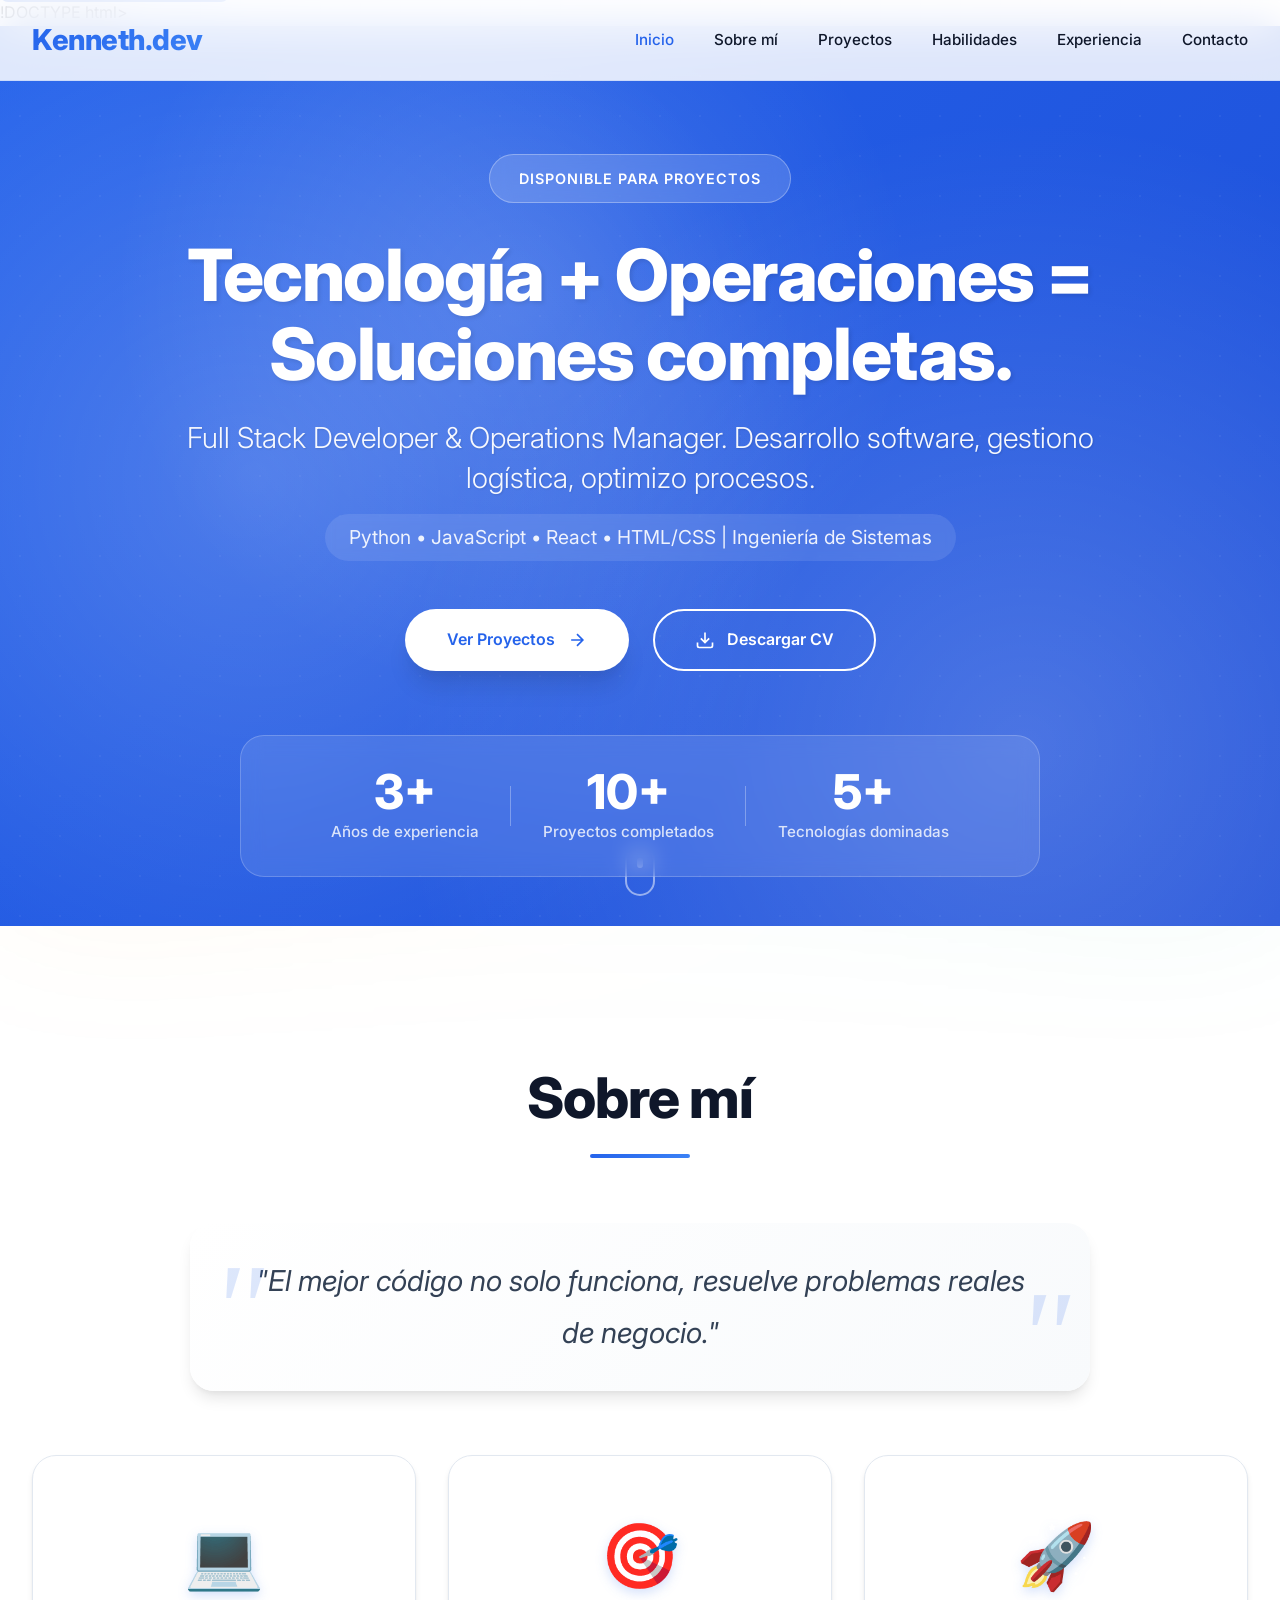
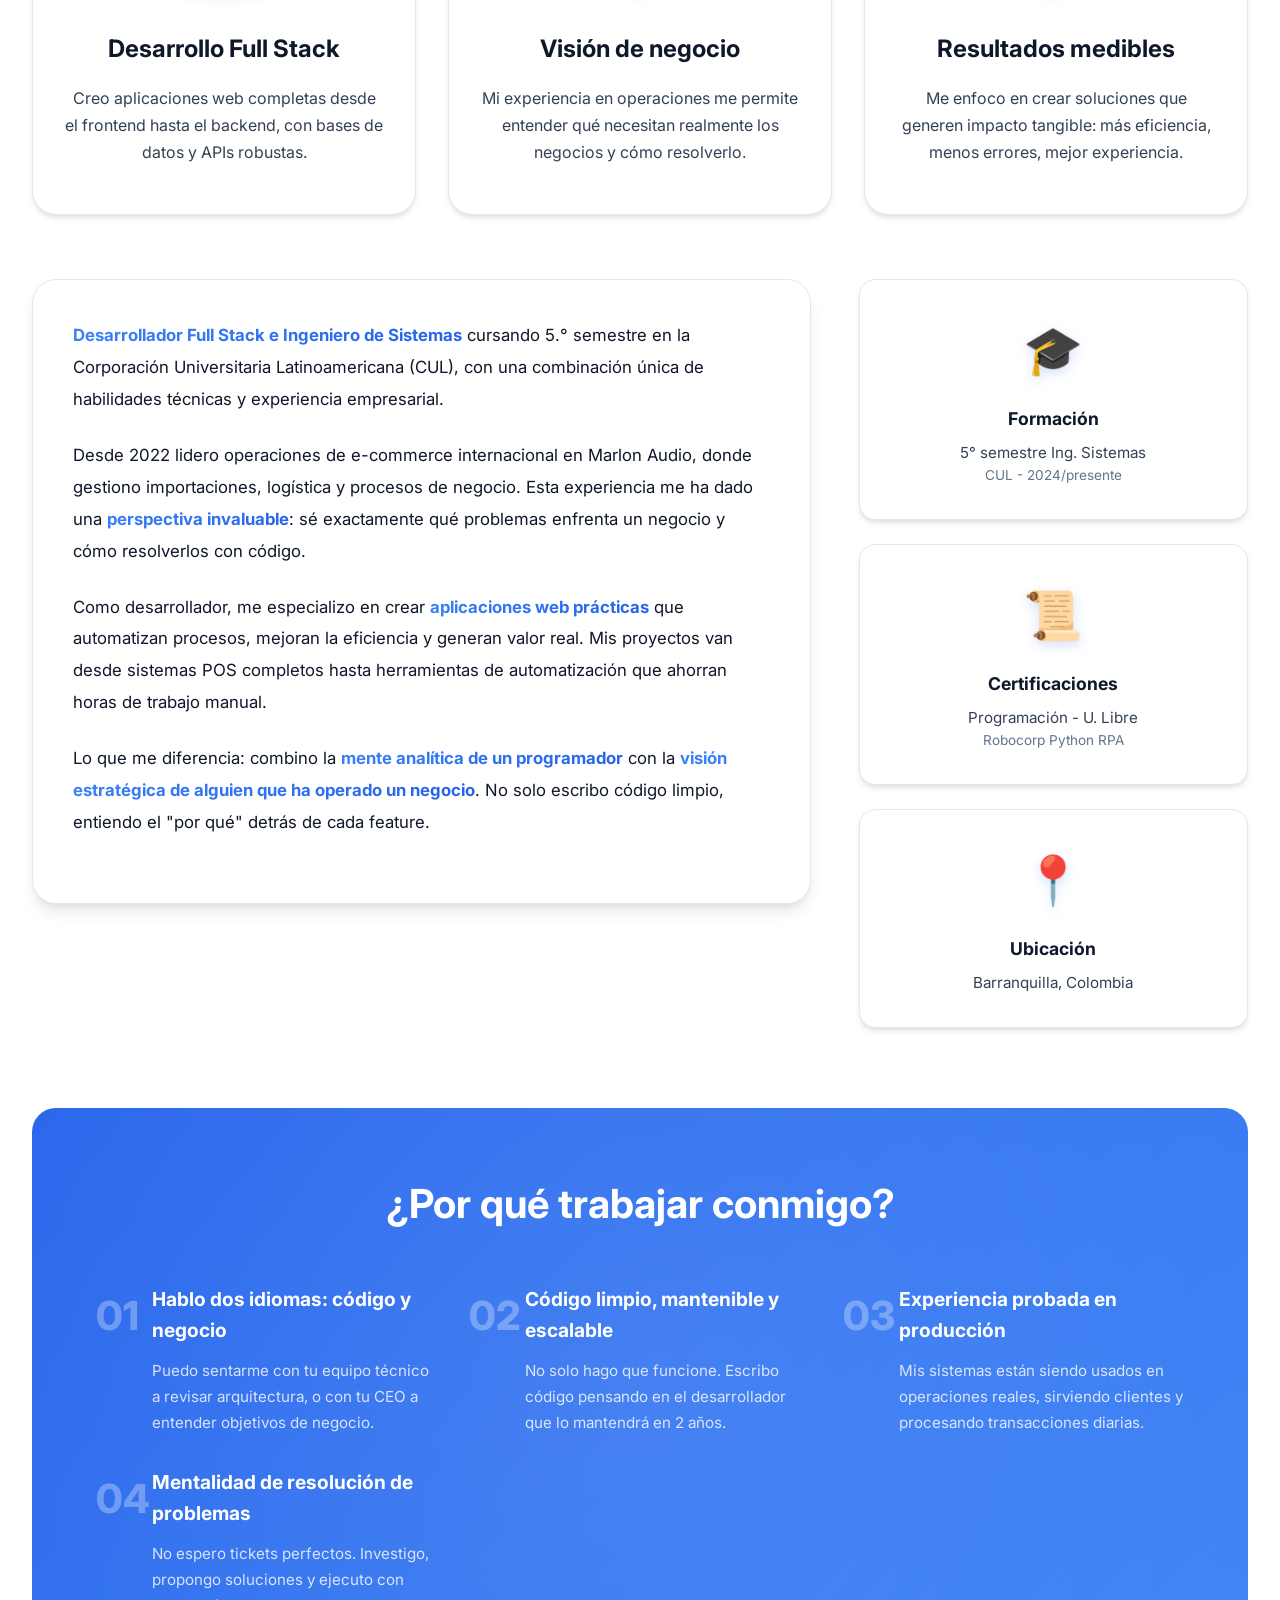
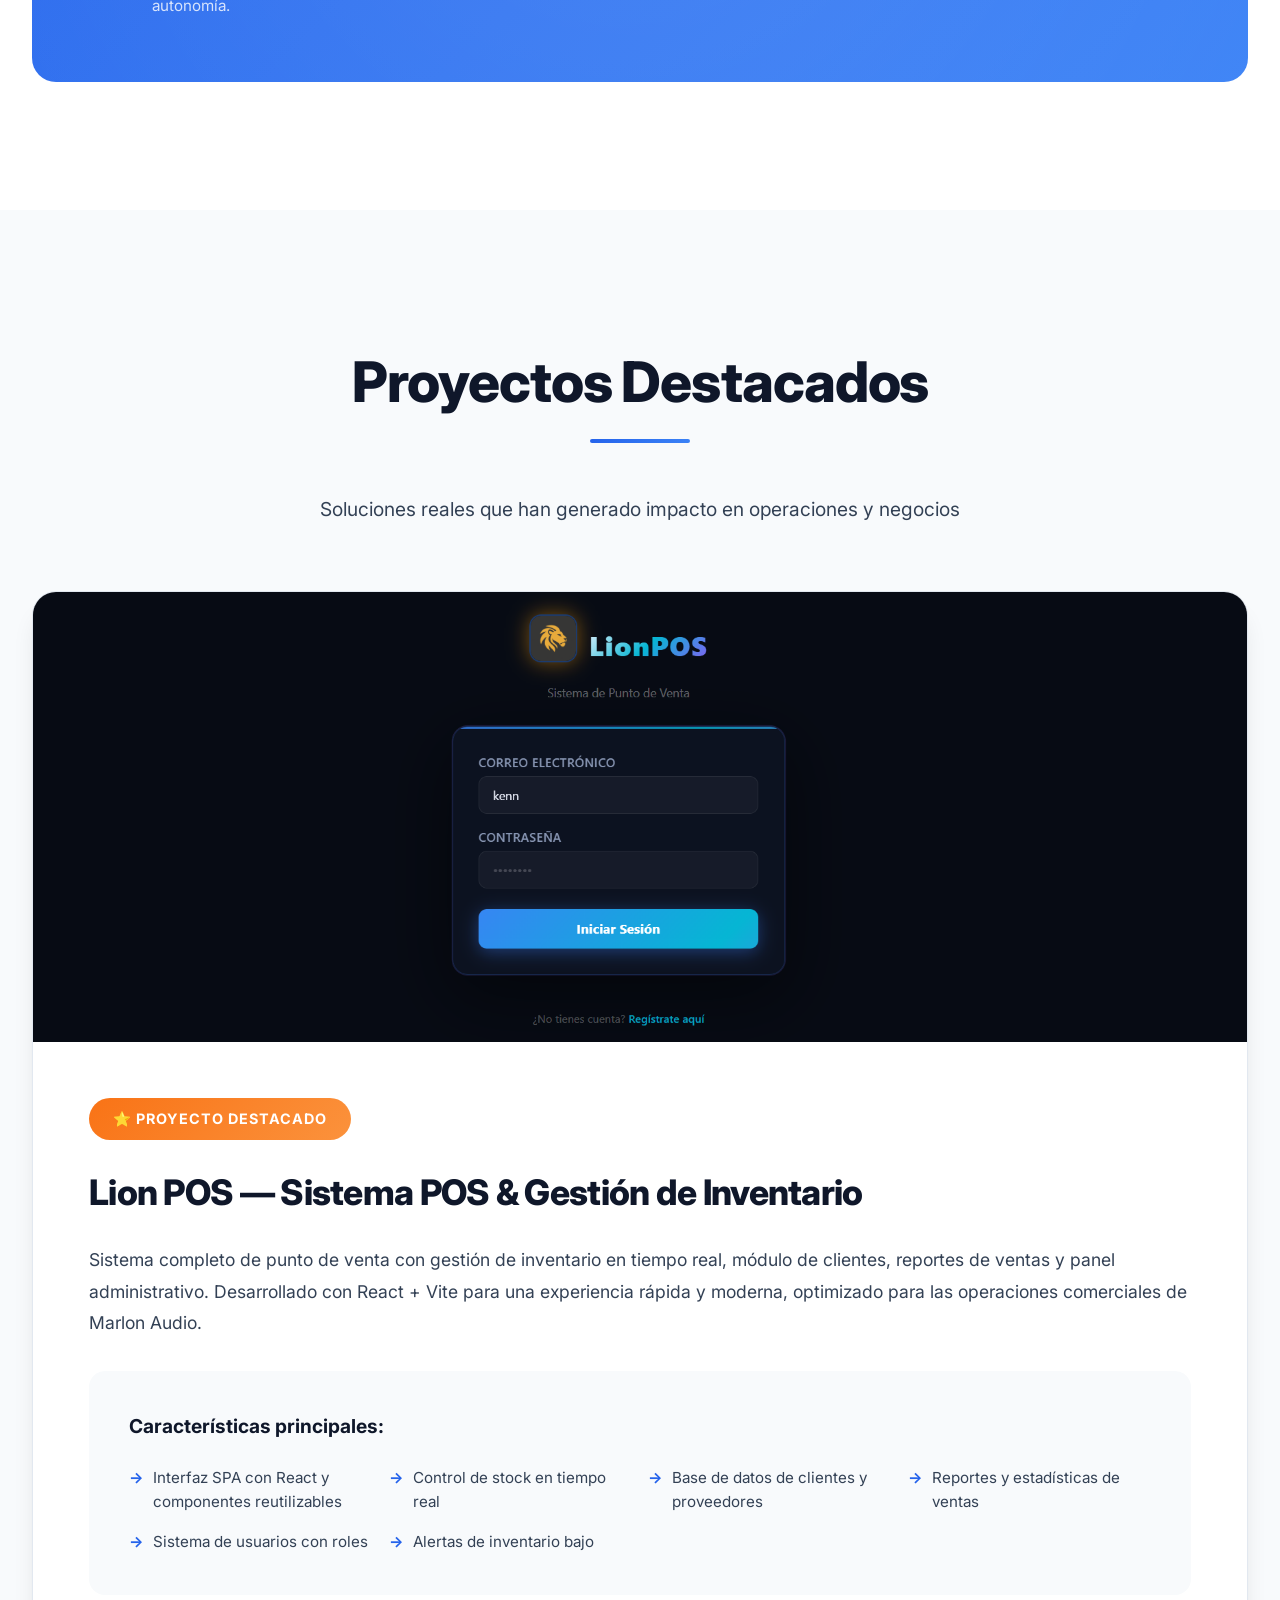
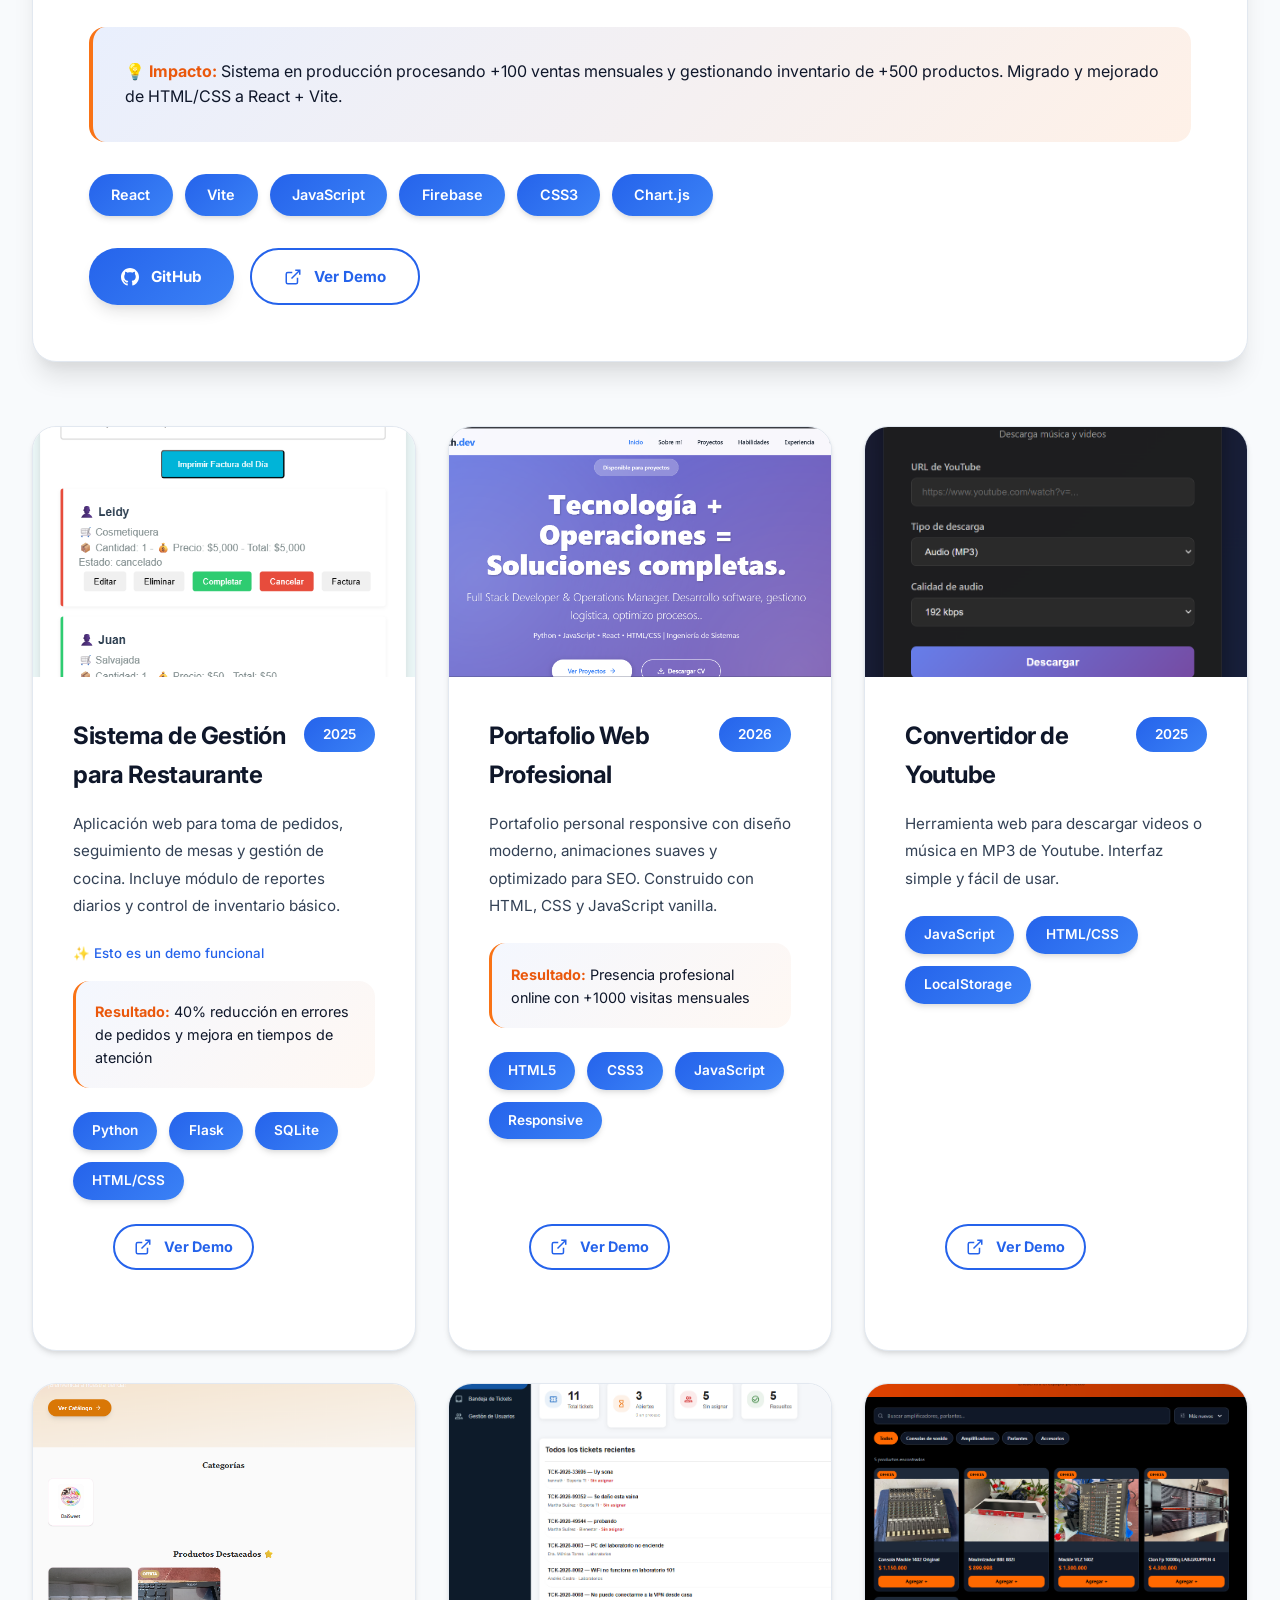
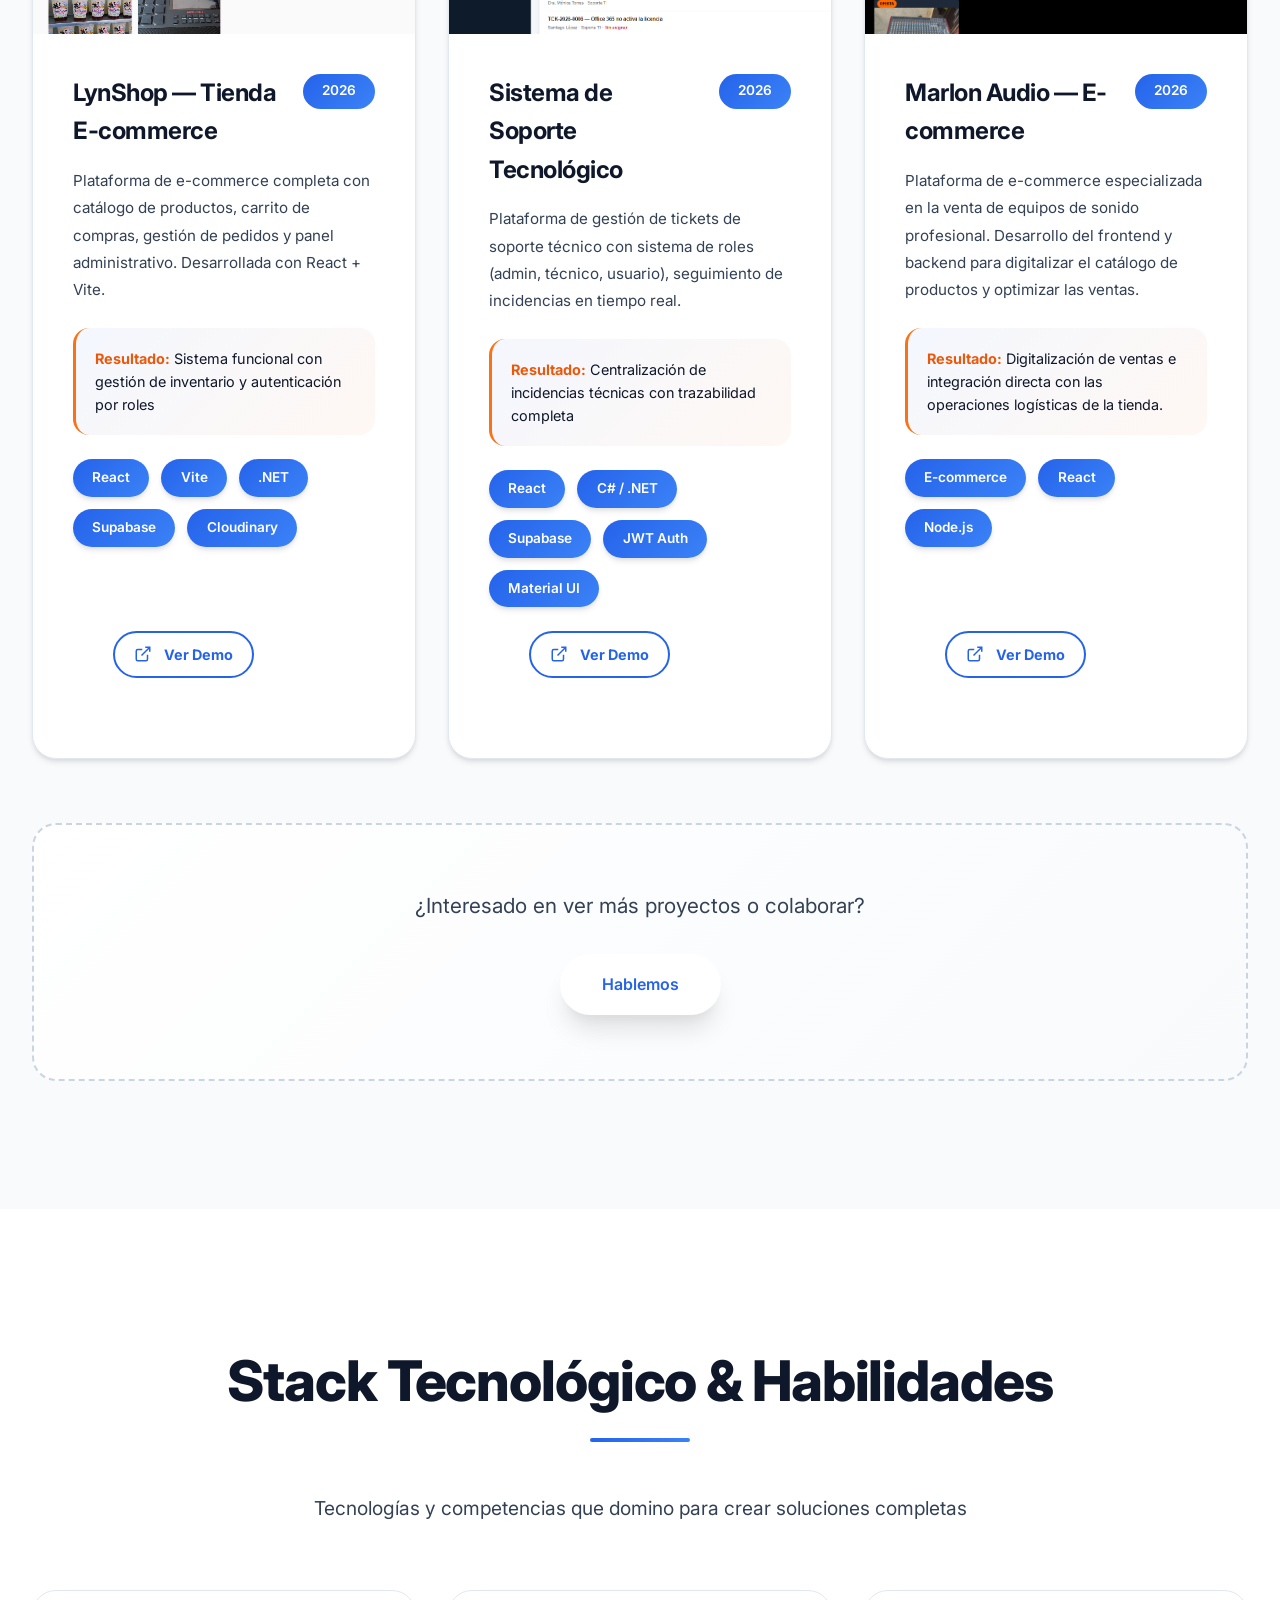
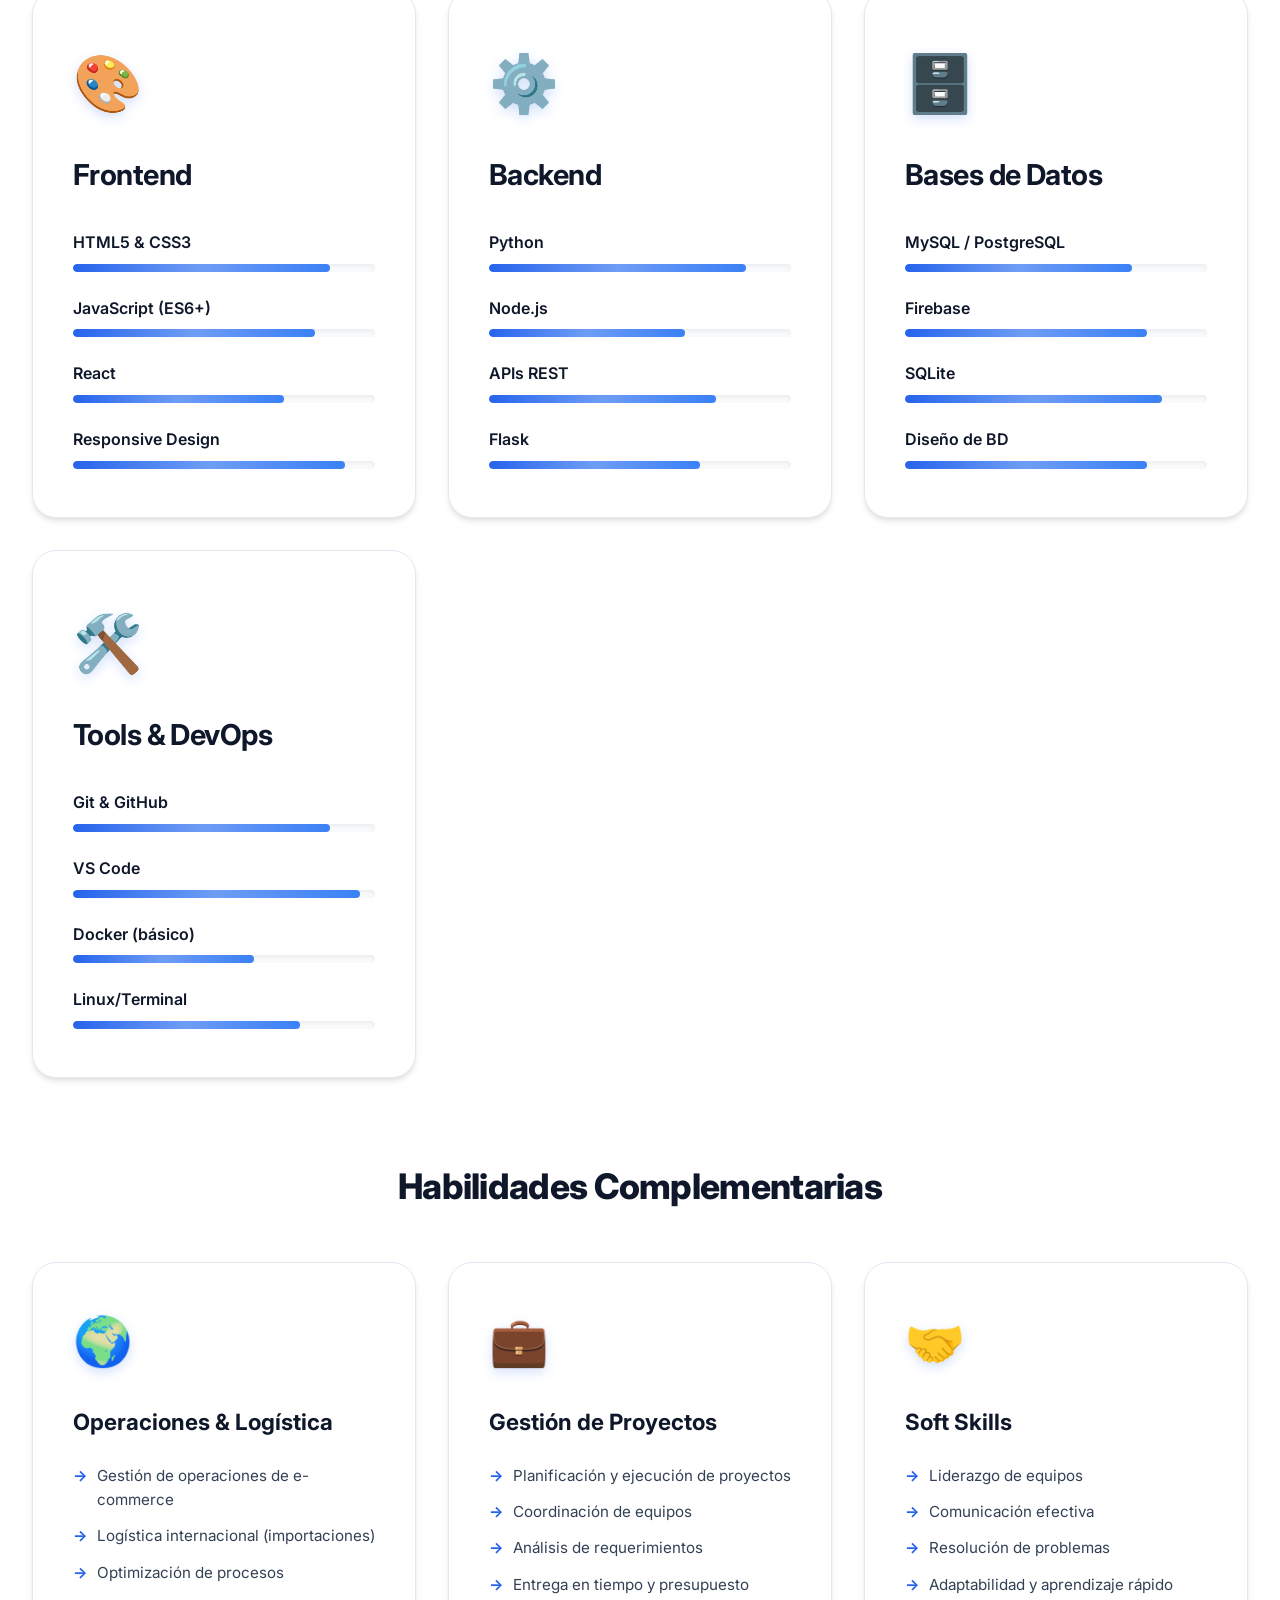
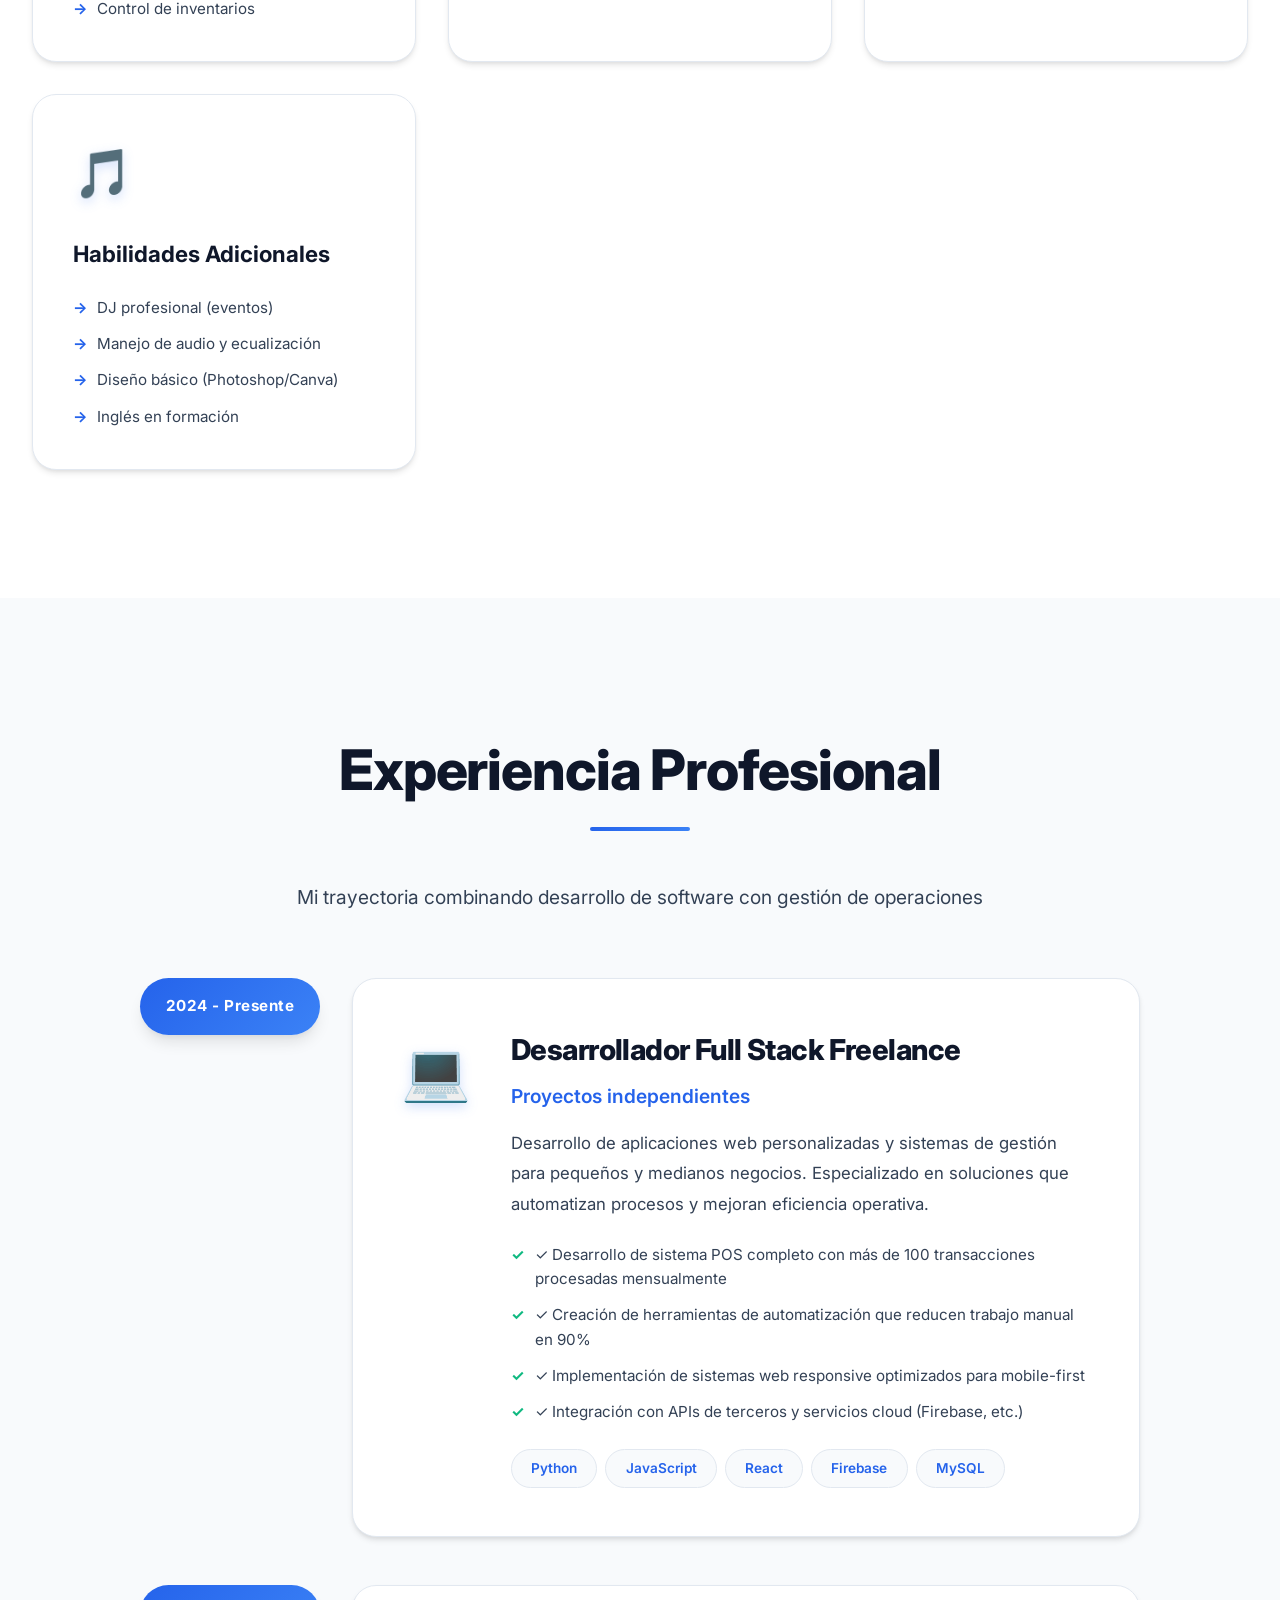
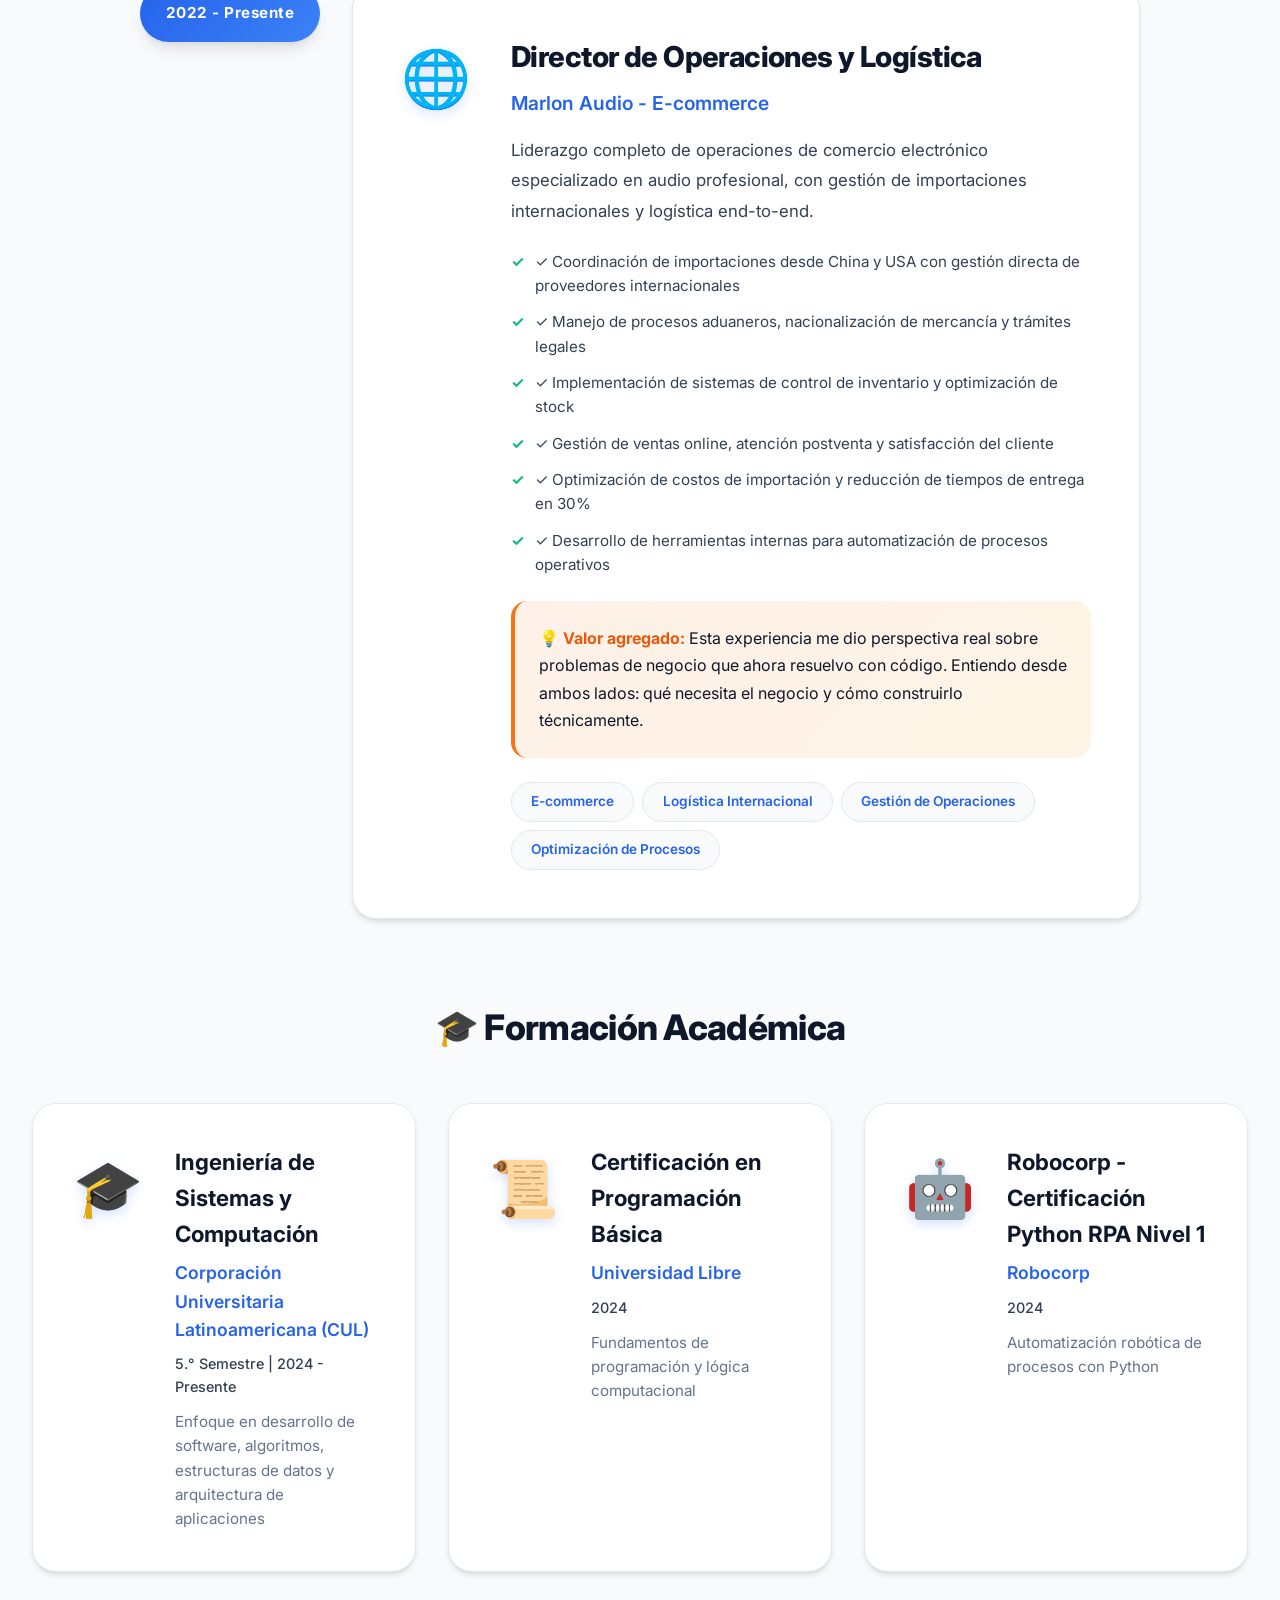
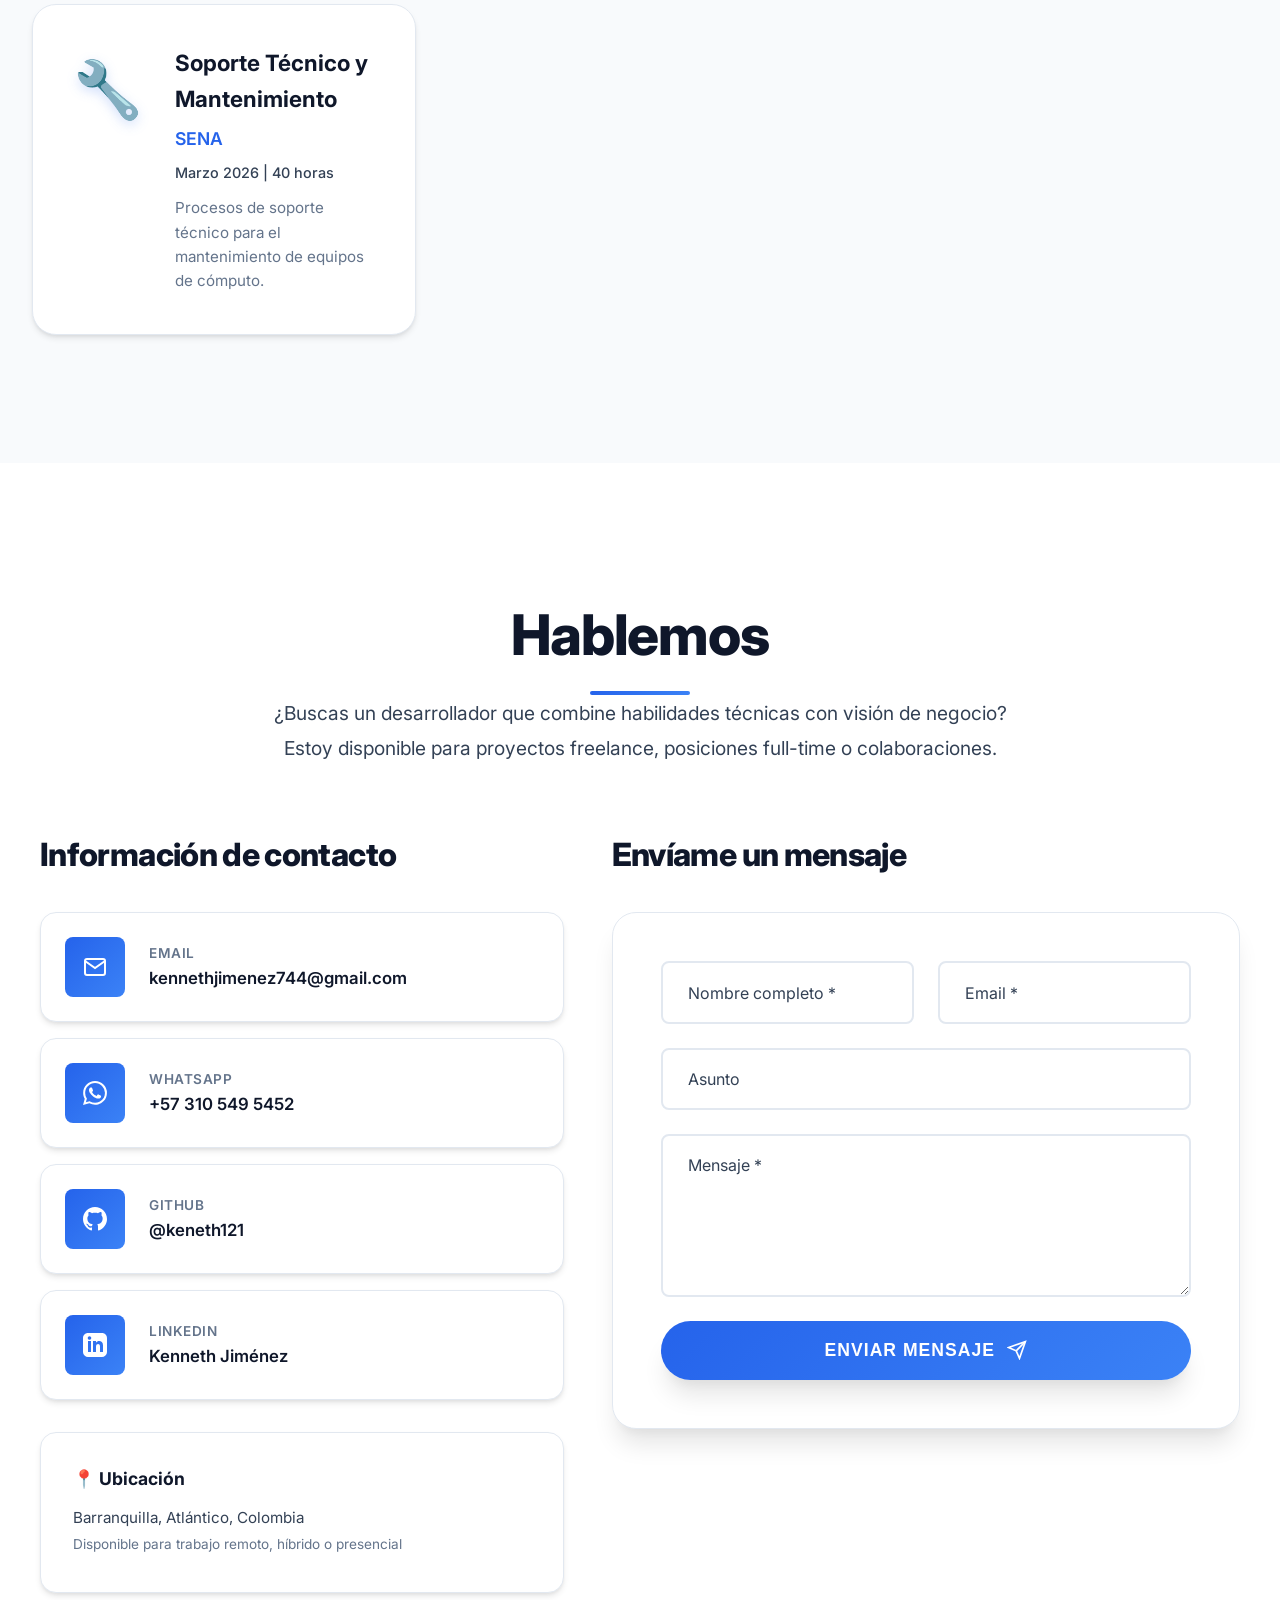
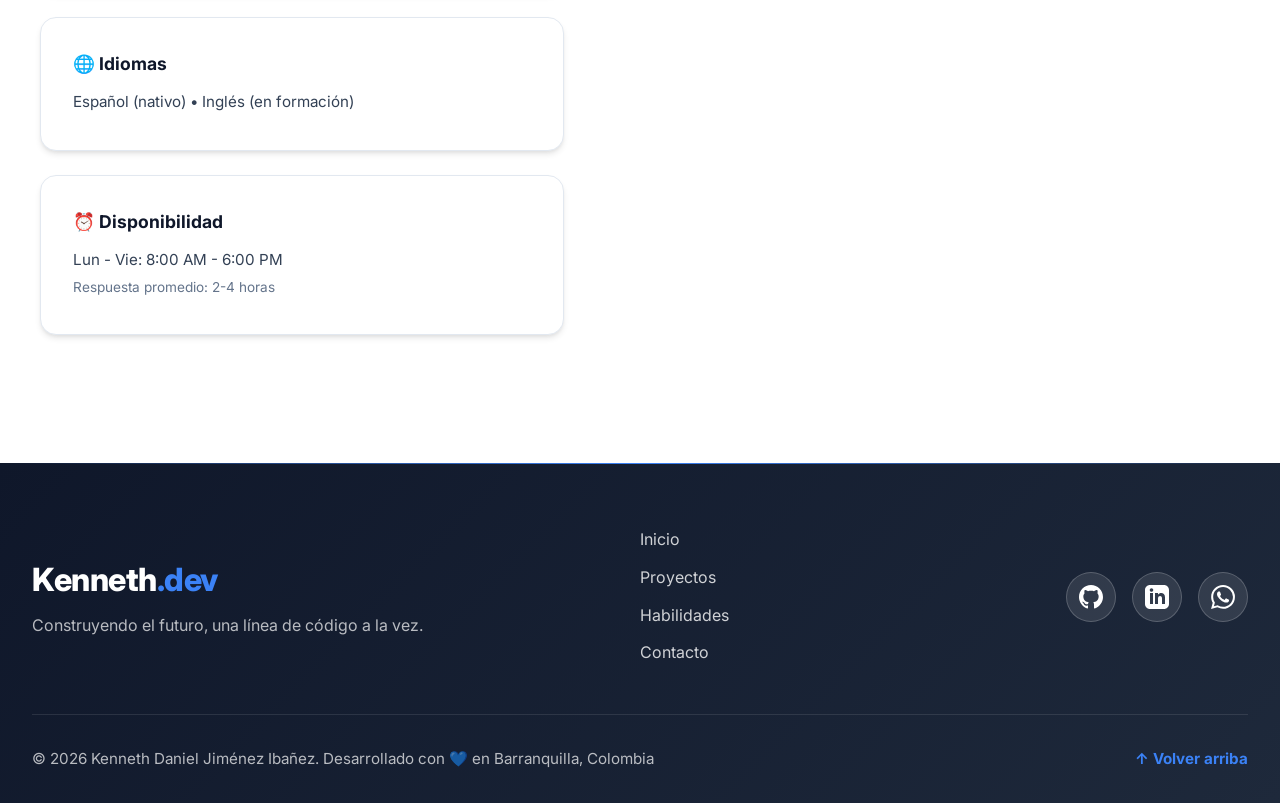
<file: index.html>
!DOCTYPE html>
<html lang="es">
<head>
    <meta charset="UTF-8">
    <meta name="viewport" content="width=device-width, initial-scale=1.0">
    <meta name="description" content="Kenneth Jiménez - Desarrollador Full Stack e Ingeniero de Sistemas con experiencia en operaciones y logística internacional">
    <meta name="keywords" content="desarrollador, full stack, python, react, javascript, logística, operaciones, colombia">
    <meta name="author" content="Kenneth Daniel Jiménez Ibañez">
    <title>Kenneth Jiménez | Desarrollador Full Stack & Operations</title>
    
    <!-- Etiquetas Open Graph para compartir en Redes Sociales/WhatsApp -->
    <meta property="og:title" content="Kenneth Jiménez | Desarrollador Full Stack & Operations">
    <meta property="og:description" content="Desarrollador Full Stack e Ingeniero de Sistemas con experiencia en operaciones y logística.">
    <meta property="og:image" content="IMG/Portafolio.png">
    <meta property="og:type" content="website">
    <meta property="og:locale" content="es_CO">

    <!-- Fuentes modernas -->
    <link rel="preconnect" href="https://fonts.googleapis.com">
    <link rel="preconnect" href="https://fonts.gstatic.com" crossorigin>
    <link href="https://fonts.googleapis.com/css2?family=Inter:wght@300;400;500;600;700;800&display=swap" rel="stylesheet">
    <link href="https://fonts.googleapis.com/css2?family=Fira+Code:wght@400;500&display=swap" rel="stylesheet">
    <link rel="shortcut icon" href="IMG/logo kennteh blanco.png" />
    <link rel="stylesheet" href="styles.css">
</head>
<body>
    <!-- Navegación -->
    <nav class="navbar" id="navbar">
        <div class="container">
            <a href="#inicio" class="logo">Kenneth<span>.dev</span></a>
            <ul class="nav-links" id="navLinks">
                <li><a href="#inicio">Inicio</a></li>
                <li><a href="#sobre-mi">Sobre mí</a></li>
                <li><a href="#proyectos">Proyectos</a></li>
                <li><a href="#habilidades">Habilidades</a></li>
                <li><a href="#experiencia">Experiencia</a></li>
                <li><a href="#contacto">Contacto</a></li>
            </ul>
            <button class="menu-toggle" id="menuToggle" aria-label="Abrir menú de navegación" aria-expanded="false">
                <span></span>
                <span></span>
                <span></span>
            </button>
        </div>
    </nav>

    <!-- Hero Section -->
    <section id="inicio" class="hero">
        <div class="container">
            <div class="hero-content fade-in">
                <div class="hero-badge">Disponible para proyectos</div>
                <h1 class="hero-title">Tecnología + Operaciones = Soluciones completas.</h1>
                <p class="hero-subtitle">Full Stack Developer & Operations Manager. Desarrollo software, gestiono logística, optimizo procesos.</p>
                <p class="hero-experience">Python • JavaScript • React • HTML/CSS | Ingeniería de Sistemas</p>
                <div class="hero-buttons">
                    <a href="#proyectos" class="btn btn-primary">
                        <span>Ver Proyectos</span>
                        <svg width="20" height="20" viewBox="0 0 24 24" fill="none" stroke="currentColor" stroke-width="2">
                            <path d="M5 12h14M12 5l7 7-7 7"/>
                        </svg>
                    </a>
                    <a href="Kenneth_Jimenez.pdf" download class="btn btn-secondary">
                        <svg width="20" height="20" viewBox="0 0 24 24" fill="none" stroke="currentColor" stroke-width="2">
                            <path d="M21 15v4a2 2 0 0 1-2 2H5a2 2 0 0 1-2-2v-4M7 10l5 5 5-5M12 15V3"/>
                        </svg>
                        <span>Descargar CV</span>
                    </a>
                </div>
                <div class="hero-stats">
                    <div class="stat-item">
                        <span class="stat-number">3+</span>
                        <span class="stat-label">Años de experiencia</span>
                    </div>
                    <div class="stat-item">
                        <span class="stat-number">10+</span>
                        <span class="stat-label">Proyectos completados</span>
                    </div>
                    <div class="stat-item">
                        <span class="stat-number">5+</span>
                        <span class="stat-label">Tecnologías dominadas</span>
                    </div>
                </div>
            </div>
        </div>
        <div class="hero-decoration"></div>
        <div class="scroll-indicator">
            <span></span>
        </div>
    </section>

    <!-- Sobre mí -->
    <section id="sobre-mi" class="section">
        <div class="container">
            <h2 class="section-title">Sobre mí</h2>
            <blockquote class="quote">
                "El mejor código no solo funciona, resuelve problemas reales de negocio."
            </blockquote>

            <div class="approach-grid">
                <div class="approach-card fade-in-up">
                    <div class="card-icon">💻</div>
                    <h3>Desarrollo Full Stack</h3>
                    <p>Creo aplicaciones web completas desde el frontend hasta el backend, con bases de datos y APIs robustas.</p>
                </div>
                <div class="approach-card fade-in-up">
                    <div class="card-icon">🎯</div>
                    <h3>Visión de negocio</h3>
                    <p>Mi experiencia en operaciones me permite entender qué necesitan realmente los negocios y cómo resolverlo.</p>
                </div>
                <div class="approach-card fade-in-up">
                    <div class="card-icon">🚀</div>
                    <h3>Resultados medibles</h3>
                    <p>Me enfoco en crear soluciones que generen impacto tangible: más eficiencia, menos errores, mejor experiencia.</p>
                </div>
            </div>

            <div class="bio-section">
                <div class="bio-content">
                    <div class="bio-text">
                        <p><strong>Desarrollador Full Stack e Ingeniero de Sistemas</strong> cursando 5.° semestre en la Corporación Universitaria Latinoamericana (CUL), con una combinación única de habilidades técnicas y experiencia empresarial.</p>
                        
                        <p>Desde 2022 lidero operaciones de e-commerce internacional en Marlon Audio, donde gestiono importaciones, logística y procesos de negocio. Esta experiencia me ha dado una <strong>perspectiva invaluable</strong>: sé exactamente qué problemas enfrenta un negocio y cómo resolverlos con código.</p>
                        
                        <p>Como desarrollador, me especializo en crear <strong>aplicaciones web prácticas</strong> que automatizan procesos, mejoran la eficiencia y generan valor real. Mis proyectos van desde sistemas POS completos hasta herramientas de automatización que ahorran horas de trabajo manual.</p>
                        
                        <p>Lo que me diferencia: combino la <strong>mente analítica de un programador</strong> con la <strong>visión estratégica de alguien que ha operado un negocio</strong>. No solo escribo código limpio, entiendo el "por qué" detrás de cada feature.</p>
                    </div>
                    
                    <div class="bio-highlights">
                        <div class="highlight-card">
                            <div class="highlight-icon">🎓</div>
                            <h4>Formación</h4>
                            <p>5° semestre Ing. Sistemas</p>
                            <p class="highlight-detail">CUL - 2024/presente</p>
                        </div>
                        <div class="highlight-card">
                            <div class="highlight-icon">📜</div>
                            <h4>Certificaciones</h4>
                            <p>Programación - U. Libre</p>
                            <p class="highlight-detail">Robocorp Python RPA</p>
                        </div>
                        <div class="highlight-card">
                            <div class="highlight-icon">📍</div>
                            <h4>Ubicación</h4>
                            <p>Barranquilla, Colombia</p>
                        </div>
                    </div>
                </div>
            </div>

            <div class="value-proposition">
                <h3>¿Por qué trabajar conmigo?</h3>
                <div class="value-grid">
                    <div class="value-item fade-in-up">
                        <span class="value-number">01</span>
                        <h4>Hablo dos idiomas: código y negocio</h4>
                        <p>Puedo sentarme con tu equipo técnico a revisar arquitectura, o con tu CEO a entender objetivos de negocio.</p>
                    </div>
                    <div class="value-item fade-in-up">
                        <span class="value-number">02</span>
                        <h4>Código limpio, mantenible y escalable</h4>
                        <p>No solo hago que funcione. Escribo código pensando en el desarrollador que lo mantendrá en 2 años.</p>
                    </div>
                    <div class="value-item fade-in-up">
                        <span class="value-number">03</span>
                        <h4>Experiencia probada en producción</h4>
                        <p>Mis sistemas están siendo usados en operaciones reales, sirviendo clientes y procesando transacciones diarias.</p>
                    </div>
                    <div class="value-item fade-in-up">
                        <span class="value-number">04</span>
                        <h4>Mentalidad de resolución de problemas</h4>
                        <p>No espero tickets perfectos. Investigo, propongo soluciones y ejecuto con autonomía.</p>
                    </div>
                </div>
            </div>
        </div>
    </section>

    <!-- Proyectos -->
    <section id="proyectos" class="section section-alt">
        <div class="container">
            <h2 class="section-title">Proyectos Destacados</h2>
            <p class="section-intro">Soluciones reales que han generado impacto en operaciones y negocios</p>

            <!-- Proyecto destacado -->
            <div class="project-featured fade-in-up">
                <a href="https://lion-pos-1-1.vercel.app/" target="_blank" class="project-image-link">
                    <div class="project-image-wrapper">
                        <img src="IMG/lionpos2.png" alt="Sistema POS" class="project-image">
                        <div class="project-overlay">
                            <span class="overlay-text">Ver proyecto →</span>
                        </div>
                    </div>
                </a>
                <div class="project-featured-content">
                    <div class="project-badge">⭐ Proyecto destacado</div>
                    <h3>Lion POS — Sistema POS & Gestión de Inventario</h3>
                    <p class="project-description">
                        Sistema completo de punto de venta con gestión de inventario en tiempo real, módulo de clientes,
                        reportes de ventas y panel administrativo. Desarrollado con React + Vite para una experiencia
                        rápida y moderna, optimizado para las operaciones comerciales de Marlon Audio.
                    </p>

                    <div class="project-features">
                        <h4>Características principales:</h4>
                        <div class="features-grid">
                            <div class="feature-item">Interfaz SPA con React y componentes reutilizables</div>
                            <div class="feature-item">Control de stock en tiempo real</div>
                            <div class="feature-item">Base de datos de clientes y proveedores</div>
                            <div class="feature-item">Reportes y estadísticas de ventas</div>
                            <div class="feature-item">Sistema de usuarios con roles</div>
                            <div class="feature-item">Alertas de inventario bajo</div>
                        </div>
                    </div>

                    <div class="project-impact-box">
                        <strong>💡 Impacto:</strong> Sistema en producción procesando +100 ventas mensuales
                        y gestionando inventario de +500 productos. Migrado y mejorado de HTML/CSS a React + Vite.
                    </div>

                    <div class="project-tech">
                        <span>React</span>
                        <span>Vite</span>
                        <span>JavaScript</span>
                        <span>Firebase</span>
                        <span>CSS3</span>
                        <span>Chart.js</span>
                    </div>

                    <div class="project-links">
                        <a href="https://github.com/keneth121/Lion-Pos1.git" target="_blank" class="project-link primary">
                            <svg width="18" height="18" viewBox="0 0 24 24" fill="currentColor">
                                <path d="M12 0c-6.626 0-12 5.373-12 12 0 5.302 3.438 9.8 8.207 11.387.599.111.793-.261.793-.577v-2.234c-3.338.726-4.033-1.416-4.033-1.416-.546-1.387-1.333-1.756-1.333-1.756-1.089-.745.083-.729.083-.729 1.205.084 1.839 1.237 1.839 1.237 1.07 1.834 2.807 1.304 3.492.997.107-.775.418-1.305.762-1.604-2.665-.305-5.467-1.334-5.467-5.931 0-1.311.469-2.381 1.236-3.221-.124-.303-.535-1.524.117-3.176 0 0 1.008-.322 3.301 1.23.957-.266 1.983-.399 3.003-.404 1.02.005 2.047.138 3.006.404 2.291-1.552 3.297-1.23 3.297-1.23.653 1.653.242 2.874.118 3.176.77.84 1.235 1.911 1.235 3.221 0 4.609-2.807 5.624-5.479 5.921.43.372.823 1.102.823 2.222v3.293c0 .319.192.694.801.576 4.765-1.589 8.199-6.086 8.199-11.386 0-6.627-5.373-12-12-12z"/>
                            </svg>
                            GitHub
                        </a>
                        <a href="https://lion-pos-1-1.vercel.app/" target="_blank" class="project-link secondary">
                            <svg width="18" height="18" viewBox="0 0 24 24" fill="none" stroke="currentColor" stroke-width="2">
                                <path d="M18 13v6a2 2 0 0 1-2 2H5a2 2 0 0 1-2-2V8a2 2 0 0 1 2-2h6M15 3h6v6M10 14L21 3"/>
                            </svg>
                            Ver Demo
                        </a>
                    </div>
                </div>
            </div>

            <!-- Grid de proyectos -->
            <div class="projects-grid">
                <!-- Proyecto 1: Sistema Restaurante -->
                <div class="project-card fade-in-up">
                    <a href="https://keneth121.github.io/registro-de-pedidos./" target="_blank" class="project-card-link">
                        <div class="project-image-wrapper">
                            <img src="IMG/image.png" alt="Sistema Restaurante" class="project-image">
                            <div class="project-overlay">
                                <span class="overlay-text">Ver proyecto →</span>
                            </div>
                        </div>
                    </a>
                    <div class="project-content">
                        <div class="project-header">
                            <h3>Sistema de Gestión para Restaurante</h3>
                            <span class="project-year">2025</span>
                        </div>
                        <p class="project-description">Aplicación web para toma de pedidos, seguimiento de mesas y gestión de cocina. Incluye módulo de reportes diarios y control de inventario básico.</p>
                        <p class="project-note"><small>✨ Esto es un demo funcional</small></p>
                        <div class="project-impact">
                            <strong>Resultado:</strong> 40% reducción en errores de pedidos y mejora en tiempos de atención
                        </div>
                        <div class="project-tech">
                            <span>Python</span>
                            <span>Flask</span>
                            <span>SQLite</span>
                            <span>HTML/CSS</span>
                        </div>
                        <div class="project-card-links">
                            <a href="https://keneth121.github.io/registro-de-pedidos./" target="_blank" class="project-link secondary" aria-label="Ver demo del Sistema de Restaurante">
                                <svg width="18" height="18" viewBox="0 0 24 24" fill="none" stroke="currentColor" stroke-width="2">
                                    <path d="M18 13v6a2 2 0 0 1-2 2H5a2 2 0 0 1-2-2V8a2 2 0 0 1 2-2h6M15 3h6v6M10 14L21 3"/>
                                </svg>
                                Ver Demo
                            </a>
                        </div>
                    </div>
                </div>

                <!-- Proyecto 2: Portafolio -->
                <div class="project-card fade-in-up">
                    <a href="https://kennethjimenez.online/" target="_blank" class="project-card-link">
                        <div class="project-image-wrapper">
                            <img src="IMG/Portafolio.png" alt="Portafolio Web" class="project-image">
                            <div class="project-overlay">
                                <span class="overlay-text">Ver proyecto →</span>
                             </div>
                        </div>
                    </a>
                    <div class="project-content">
                        <div class="project-header">
                            <h3>Portafolio Web Profesional</h3>
                            <span class="project-year">2026</span>
                        </div>
                        <p class="project-description">Portafolio personal responsive con diseño moderno, animaciones suaves y optimizado para SEO. Construido con HTML, CSS y JavaScript vanilla.</p>
                        <div class="project-impact">
                            <strong>Resultado:</strong> Presencia profesional online con +1000 visitas mensuales
                        </div>
                        <div class="project-tech">
                            <span>HTML5</span>
                            <span>CSS3</span>
                            <span>JavaScript</span>
                            <span>Responsive</span>
                        </div>
                        <div class="project-card-links">
                            <a href="https://kennethjimenez.online/" target="_blank" class="project-link secondary" aria-label="Ver demo del Portafolio">
                                <svg width="18" height="18" viewBox="0 0 24 24" fill="none" stroke="currentColor" stroke-width="2">
                                    <path d="M18 13v6a2 2 0 0 1-2 2H5a2 2 0 0 1-2-2V8a2 2 0 0 1 2-2h6M15 3h6v6M10 14L21 3"/>
                                </svg>
                                Ver Demo
                            </a>
                        </div>
                    </div>
                </div>

                <!-- Proyecto 3: Convertidor Youtube -->
                <div class="project-card fade-in-up">
                <a href="https://yt.kennethserver.online/" target="_blank" class="project-card-link">
                        <div class="project-image-wrapper">
                            <img src="IMG/Convertidor.png" alt="Convertidor Youtube" class="project-image">
                            <div class="project-overlay">
                                <span class="overlay-text">Ver proyecto →</span>
                            </div>
                        </div>
                    </a>
                    <div class="project-content">
                        <div class="project-header">
                            <h3>Convertidor de Youtube</h3>
                            <span class="project-year">2025</span>
                        </div>
                        <p class="project-description">Herramienta web para descargar videos o música en MP3 de Youtube. Interfaz simple y fácil de usar.</p>
                        <div class="project-tech">
                            <span>JavaScript</span>
                            <span>HTML/CSS</span>
                            <span>LocalStorage</span>
                        </div>
                        <div class="project-card-links">
                        <a href="https://yt.kennethserver.online/" target="_blank" class="project-link secondary" aria-label="Ver Convertidor de Youtube">
                                <svg width="18" height="18" viewBox="0 0 24 24" fill="none" stroke="currentColor" stroke-width="2">
                                    <path d="M18 13v6a2 2 0 0 1-2 2H5a2 2 0 0 1-2-2V8a2 2 0 0 1 2-2h6M15 3h6v6M10 14L21 3"/>
                                </svg>
                            Ver Demo
                            </a>
                        </div>
                    </div>
                </div>

                <!-- Proyecto 4: LynShop -->
                <div class="project-card fade-in-up">
                    <a href="https://lynshop.vercel.app/" target="_blank" class="project-card-link">
                        <div class="project-image-wrapper">
                            <img src="IMG/Lynshot.png" alt="LynShop E-commerce" class="project-image">
                            <div class="project-overlay">
                                <span class="overlay-text">Ver proyecto →</span>
                            </div>
                        </div>
                    </a>
                    <div class="project-content">
                        <div class="project-header">
                            <h3>LynShop — Tienda E-commerce</h3>
                            <span class="project-year">2026</span>
                        </div>
                        <p class="project-description">
                            Plataforma de e-commerce completa con catálogo de productos, carrito de compras,
                            gestión de pedidos y panel administrativo. Desarrollada con React + Vite.
                        </p>
                        <div class="project-impact">
                            <strong>Resultado:</strong> Sistema funcional con gestión de inventario y autenticación por roles
                        </div>
                        <div class="project-tech">
                            <span>React</span>
                            <span>Vite</span>
                            <span>.NET</span>
                            <span>Supabase</span>
                            <span>Cloudinary</span>
                        </div>
                        <div class="project-card-links">
                            <a href="https://lynshop.vercel.app/" target="_blank" class="project-link secondary" aria-label="Ver demo de LynShop">
                                <svg width="18" height="18" viewBox="0 0 24 24" fill="none" stroke="currentColor" stroke-width="2">
                                    <path d="M18 13v6a2 2 0 0 1-2 2H5a2 2 0 0 1-2-2V8a2 2 0 0 1 2-2h6M15 3h6v6M10 14L21 3"/>
                                </svg>
                                Ver Demo
                            </a>
                        </div>
                    </div>
                </div>

                <!-- Proyecto 5: Soporte Tecnológico -->
                <div class="project-card fade-in-up">
                    <a href="https://soporte-ti-frontend-eight.vercel.app/login" target="_blank" class="project-card-link">
                        <div class="project-image-wrapper">
                            <img src="IMG/Soporte To.png" alt="Sistema Soporte Tecnológico" class="project-image">
                            <div class="project-overlay">
                                <span class="overlay-text">Ver proyecto →</span>
                            </div>
                        </div>
                    </a>
                    <div class="project-content">
                        <div class="project-header">
                            <h3>Sistema de Soporte Tecnológico</h3>
                            <span class="project-year">2026</span>
                        </div>
                        <p class="project-description">
                            Plataforma de gestión de tickets de soporte técnico con sistema de roles
                            (admin, técnico, usuario), seguimiento de incidencias en tiempo real.
                        </p>
                        <div class="project-impact">
                            <strong>Resultado:</strong> Centralización de incidencias técnicas con trazabilidad completa
                        </div>
                        <div class="project-tech">
                            <span>React</span>
                            <span>C# / .NET</span>
                            <span>Supabase</span>
                            <span>JWT Auth</span>
                            <span>Material UI</span>
                        </div>
                        <div class="project-card-links">
                            <a href="https://soporte-ti-frontend-eight.vercel.app/login" target="_blank" class="project-link secondary" aria-label="Ver demo del Sistema de Soporte">
                                <svg width="18" height="18" viewBox="0 0 24 24" fill="none" stroke="currentColor" stroke-width="2">
                                    <path d="M18 13v6a2 2 0 0 1-2 2H5a2 2 0 0 1-2-2V8a2 2 0 0 1 2-2h6M15 3h6v6M10 14L21 3"/>
                                </svg>
                                Ver Demo
                            </a>
                        </div>
                    </div>
                </div>

                <!-- Proyecto 6: Marlon Audio -->
                <div class="project-card fade-in-up">
                    <a href="https://marlonaudio.kennethserver.online/" target="_blank" class="project-card-link">
                        <div class="project-image-wrapper">
                            <img src="IMG/MarlonAudio.png" alt="Marlon Audio E-commerce" class="project-image">
                            <div class="project-overlay">
                                <span class="overlay-text">Ver proyecto →</span>
                            </div>
                        </div>
                    </a>
                    <div class="project-content">
                        <div class="project-header">
                            <h3>Marlon Audio — E-commerce</h3>
                            <span class="project-year">2026</span>
                        </div>
                        <p class="project-description">
                            Plataforma de e-commerce especializada en la venta de equipos de sonido profesional. 
                            Desarrollo del frontend y backend para digitalizar el catálogo de productos y optimizar las ventas.
                        </p>
                        <div class="project-impact">
                            <strong>Resultado:</strong> Digitalización de ventas e integración directa con las operaciones logísticas de la tienda.
                        </div>
                        <div class="project-tech">
                            <span>E-commerce</span>
                            <span>React</span>
                            <span>Node.js</span>
                        </div>
                        <div class="project-card-links">
                            <a href="https://marlonaudio.kennethserver.online/" target="_blank" class="project-link secondary" aria-label="Ver demo de Marlon Audio">
                                <svg width="18" height="18" viewBox="0 0 24 24" fill="none" stroke="currentColor" stroke-width="2">
                                    <path d="M18 13v6a2 2 0 0 1-2 2H5a2 2 0 0 1-2-2V8a2 2 0 0 1 2-2h6M15 3h6v6M10 14L21 3"/>
                                </svg>
                                Ver Demo
                            </a>
                        </div>
                    </div>
                </div>
            </div>

            <div class="projects-cta fade-in-up">
                <p>¿Interesado en ver más proyectos o colaborar?</p>
                <a href="#contacto" class="btn btn-primary">Hablemos</a>
            </div>
        </div>
    </section>

    <!-- Habilidades -->
    <section id="habilidades" class="section">
        <div class="container">
            <h2 class="section-title">Stack Tecnológico & Habilidades</h2>
            <p class="section-intro">Tecnologías y competencias que domino para crear soluciones completas</p>

            <!-- Stack técnico -->
            <div class="tech-stack-grid">
                <div class="stack-category fade-in-up">
                    <div class="stack-icon">🎨</div>
                    <h3>Frontend</h3>
                    <div class="tech-items">
                        <div class="tech-item">
                            <span class="tech-name">HTML5 & CSS3</span>
                            <div class="tech-bar"><div class="tech-progress" style="width: 85%"></div></div>
                        </div>
                        <div class="tech-item">
                            <span class="tech-name">JavaScript (ES6+)</span>
                            <div class="tech-bar"><div class="tech-progress" style="width: 80%"></div></div>
                        </div>
                        <div class="tech-item">
                            <span class="tech-name">React</span>
                            <div class="tech-bar"><div class="tech-progress" style="width: 70%"></div></div>
                        </div>
                        <div class="tech-item">
                            <span class="tech-name">Responsive Design</span>
                            <div class="tech-bar"><div class="tech-progress" style="width: 90%"></div></div>
                        </div>
                    </div>
                </div>

                <div class="stack-category fade-in-up">
                    <div class="stack-icon">⚙️</div>
                    <h3>Backend</h3>
                    <div class="tech-items">
                        <div class="tech-item">
                            <span class="tech-name">Python</span>
                            <div class="tech-bar"><div class="tech-progress" style="width: 85%"></div></div>
                        </div>
                        <div class="tech-item">
                            <span class="tech-name">Node.js</span>
                            <div class="tech-bar"><div class="tech-progress" style="width: 65%"></div></div>
                        </div>
                        <div class="tech-item">
                            <span class="tech-name">APIs REST</span>
                            <div class="tech-bar"><div class="tech-progress" style="width: 75%"></div></div>
                        </div>
                        <div class="tech-item">
                            <span class="tech-name">Flask</span>
                            <div class="tech-bar"><div class="tech-progress" style="width: 70%"></div></div>
                        </div>
                    </div>
                </div>

                <div class="stack-category fade-in-up">
                    <div class="stack-icon">🗄️</div>
                    <h3>Bases de Datos</h3>
                    <div class="tech-items">
                        <div class="tech-item">
                            <span class="tech-name">MySQL / PostgreSQL</span>
                            <div class="tech-bar"><div class="tech-progress" style="width: 75%"></div></div>
                        </div>
                        <div class="tech-item">
                            <span class="tech-name">Firebase</span>
                            <div class="tech-bar"><div class="tech-progress" style="width: 80%"></div></div>
                        </div>
                        <div class="tech-item">
                            <span class="tech-name">SQLite</span>
                            <div class="tech-bar"><div class="tech-progress" style="width: 85%"></div></div>
                        </div>
                        <div class="tech-item">
                            <span class="tech-name">Diseño de BD</span>
                            <div class="tech-bar"><div class="tech-progress" style="width: 80%"></div></div>
                        </div>
                    </div>
                </div>

                <div class="stack-category fade-in-up">
                    <div class="stack-icon">🛠️</div>
                    <h3>Tools & DevOps</h3>
                    <div class="tech-items">
                        <div class="tech-item">
                            <span class="tech-name">Git & GitHub</span>
                            <div class="tech-bar"><div class="tech-progress" style="width: 85%"></div></div>
                        </div>
                        <div class="tech-item">
                            <span class="tech-name">VS Code</span>
                            <div class="tech-bar"><div class="tech-progress" style="width: 95%"></div></div>
                        </div>
                        <div class="tech-item">
                            <span class="tech-name">Docker (básico)</span>
                            <div class="tech-bar"><div class="tech-progress" style="width: 60%"></div></div>
                        </div>
                        <div class="tech-item">
                            <span class="tech-name">Linux/Terminal</span>
                            <div class="tech-bar"><div class="tech-progress" style="width: 75%"></div></div>
                        </div>
                    </div>
                </div>
            </div>

            <!-- Habilidades de negocio -->
            <div class="business-skills">
                <h3>Habilidades Complementarias</h3>
                <div class="business-grid">
                    <div class="business-card fade-in-up">
                        <div class="business-icon">🌍</div>
                        <h4>Operaciones & Logística</h4>
                        <ul>
                            <li>Gestión de operaciones de e-commerce</li>
                            <li>Logística internacional (importaciones)</li>
                            <li>Optimización de procesos</li>
                            <li>Control de inventarios</li>
                        </ul>
                    </div>

                    <div class="business-card fade-in-up">
                        <div class="business-icon">💼</div>
                        <h4>Gestión de Proyectos</h4>
                        <ul>
                            <li>Planificación y ejecución de proyectos</li>
                            <li>Coordinación de equipos</li>
                            <li>Análisis de requerimientos</li>
                            <li>Entrega en tiempo y presupuesto</li>
                        </ul>
                    </div>

                    <div class="business-card fade-in-up">
                        <div class="business-icon">🤝</div>
                        <h4>Soft Skills</h4>
                        <ul>
                            <li>Liderazgo de equipos</li>
                            <li>Comunicación efectiva</li>
                            <li>Resolución de problemas</li>
                            <li>Adaptabilidad y aprendizaje rápido</li>
                        </ul>
                    </div>

                    <div class="business-card fade-in-up">
                        <div class="business-icon">🎵</div>
                        <h4>Habilidades Adicionales</h4>
                        <ul>
                            <li>DJ profesional (eventos)</li>
                            <li>Manejo de audio y ecualización</li>
                            <li>Diseño básico (Photoshop/Canva)</li>
                            <li>Inglés en formación</li>
                        </ul>
                    </div>
                </div>
            </div>
        </div>
    </section>

    <!-- Experiencia -->
    <section id="experiencia" class="section section-alt">
        <div class="container">
            <h2 class="section-title">Experiencia Profesional</h2>
            <p class="section-intro">Mi trayectoria combinando desarrollo de software con gestión de operaciones</p>

            <div class="experience-timeline">
                <div class="experience-item fade-in-up">
                    <div class="experience-date">2024 - Presente</div>
                    <div class="experience-content">
                        <div class="experience-icon">💻</div>
                        <div class="experience-text">
                            <h3>Desarrollador Full Stack Freelance</h3>
                            <h4>Proyectos independientes</h4>
                            <p class="experience-description">Desarrollo de aplicaciones web personalizadas y sistemas de gestión para pequeños y medianos negocios. Especializado en soluciones que automatizan procesos y mejoran eficiencia operativa.</p>
                            <ul class="experience-achievements">
                                <li>✓ Desarrollo de sistema POS completo con más de 100 transacciones procesadas mensualmente</li>
                                <li>✓ Creación de herramientas de automatización que reducen trabajo manual en 90%</li>
                                <li>✓ Implementación de sistemas web responsive optimizados para mobile-first</li>
                                <li>✓ Integración con APIs de terceros y servicios cloud (Firebase, etc.)</li>
                            </ul>
                            <div class="experience-tags">
                                <span>Python</span>
                                <span>JavaScript</span>
                                <span>React</span>
                                <span>Firebase</span>
                                <span>MySQL</span>
                            </div>
                        </div>
                    </div>
                </div>

                <div class="experience-item fade-in-up">
                    <div class="experience-date">2022 - Presente</div>
                    <div class="experience-content">
                        <div class="experience-icon">🌐</div>
                        <div class="experience-text">
                            <h3>Director de Operaciones y Logística</h3>
                            <h4>Marlon Audio - E-commerce</h4>
                            <p class="experience-description">Liderazgo completo de operaciones de comercio electrónico especializado en audio profesional, con gestión de importaciones internacionales y logística end-to-end.</p>
                            <ul class="experience-achievements">
                                <li>✓ Coordinación de importaciones desde China y USA con gestión directa de proveedores internacionales</li>
                                <li>✓ Manejo de procesos aduaneros, nacionalización de mercancía y trámites legales</li>
                                <li>✓ Implementación de sistemas de control de inventario y optimización de stock</li>
                                <li>✓ Gestión de ventas online, atención postventa y satisfacción del cliente</li>
                                <li>✓ Optimización de costos de importación y reducción de tiempos de entrega en 30%</li>
                                <li>✓ Desarrollo de herramientas internas para automatización de procesos operativos</li>
                            </ul>
                            <div class="experience-highlight">
                                <strong>💡 Valor agregado:</strong> Esta experiencia me dio perspectiva real sobre problemas de negocio que ahora resuelvo con código. Entiendo desde ambos lados: qué necesita el negocio y cómo construirlo técnicamente.
                            </div>
                            <div class="experience-tags">
                                <span>E-commerce</span>
                                <span>Logística Internacional</span>
                                <span>Gestión de Operaciones</span>
                                <span>Optimización de Procesos</span>
                            </div>
                        </div>
                    </div>
                </div>
            </div>

            <!-- Educación -->
            <div class="education-section">
                <h3>🎓 Formación Académica</h3>
                <div class="education-cards">
                    <div class="education-card fade-in-up">
                        <div class="education-icon">🎓</div>
                        <div class="education-content">
                            <h4>Ingeniería de Sistemas y Computación</h4>
                            <p class="education-institution">Corporación Universitaria Latinoamericana (CUL)</p>
                            <p class="education-status">5.° Semestre | 2024 - Presente</p>
                            <p class="education-detail">Enfoque en desarrollo de software, algoritmos, estructuras de datos y arquitectura de aplicaciones</p>
                        </div>
                    </div>

                    <div class="education-card fade-in-up">
                        <div class="education-icon">📜</div>
                        <div class="education-content">
                            <h4>Certificación en Programación Básica</h4>
                            <p class="education-institution">Universidad Libre</p>
                            <p class="education-status">2024</p>
                            <p class="education-detail">Fundamentos de programación y lógica computacional</p>
                        </div>
                    </div>

                    <div class="education-card fade-in-up">
                        <div class="education-icon">🤖</div>
                        <div class="education-content">
                            <h4>Robocorp - Certificación Python RPA Nivel 1</h4>
                            <p class="education-institution">Robocorp</p>
                            <p class="education-status">2024</p>
                            <p class="education-detail">Automatización robótica de procesos con Python</p>
                        </div>
                    </div>

                    <div class="education-card fade-in-up">
                        <div class="education-icon">🔧</div>
                        <div class="education-content">
                            <h4>Soporte Técnico y Mantenimiento</h4>
                            <p class="education-institution">SENA</p>
                            <p class="education-status">Marzo 2026 | 40 horas</p>
                            <p class="education-detail">Procesos de soporte técnico para el mantenimiento de equipos de cómputo.</p>
                        </div>
                    </div>
                </div>
            </div>
        </div>
    </section>

    <!-- Contacto -->
    <section id="contacto" class="section">
        <div class="container">
            <h2 class="section-title">Hablemos</h2>
            <p class="contact-intro">¿Buscas un desarrollador que combine habilidades técnicas con visión de negocio? <br>Estoy disponible para proyectos freelance, posiciones full-time o colaboraciones.</p>

            <div class="contact-wrapper">
                <div class="contact-info-section">
                    <h3>Información de contacto</h3>
                    
                    <div class="contact-methods">
                        <a href="mailto:kennethjimenez744@gmail.com" class="contact-method">
                            <div class="contact-method-icon">
                                <svg width="24" height="24" viewBox="0 0 24 24" fill="none" stroke="currentColor" stroke-width="2">
                                    <path d="M4 4h16c1.1 0 2 .9 2 2v12c0 1.1-.9 2-2 2H4c-1.1 0-2-.9-2-2V6c0-1.1.9-2 2-2z"></path>
                                    <polyline points="22,6 12,13 2,6"></polyline>
                                </svg>
                            </div>
                            <div class="contact-method-content">
                                <span class="contact-method-label">Email</span>
                                <span class="contact-method-value">kennethjimenez744@gmail.com</span>
                            </div>
                        </a>

                        <a href="https://wa.me/573105495452?text=Hola%20Kenneth,%20vi%20tu%20portafolio%20y%20me%20interesa%20contactarte" target="_blank" class="contact-method">
                            <div class="contact-method-icon">
                                <svg width="24" height="24" viewBox="0 0 24 24" fill="currentColor">
                                    <path d="M17.472 14.382c-.297-.149-1.758-.867-2.03-.967-.273-.099-.471-.148-.67.15-.197.297-.767.966-.94 1.164-.173.199-.347.223-.644.075-.297-.15-1.255-.463-2.39-1.475-.883-.788-1.48-1.761-1.653-2.059-.173-.297-.018-.458.13-.606.134-.133.298-.347.446-.52.149-.174.198-.298.298-.497.099-.198.05-.371-.025-.52-.075-.149-.669-1.612-.916-2.207-.242-.579-.487-.5-.669-.51-.173-.008-.371-.01-.57-.01-.198 0-.52.074-.792.372-.272.297-1.04 1.016-1.04 2.479 0 1.462 1.065 2.875 1.213 3.074.149.198 2.096 3.2 5.077 4.487.709.306 1.262.489 1.694.625.712.227 1.36.195 1.871.118.571-.085 1.758-.719 2.006-1.413.248-.694.248-1.289.173-1.413-.074-.124-.272-.198-.57-.347m-5.421 7.403h-.004a9.87 9.87 0 01-5.031-1.378l-.361-.214-3.741.982.998-3.648-.235-.374a9.86 9.86 0 01-1.51-5.26c.001-5.45 4.436-9.884 9.888-9.884 2.64 0 5.122 1.03 6.988 2.898a9.825 9.825 0 012.893 6.994c-.003 5.45-4.437 9.884-9.885 9.884m8.413-18.297A11.815 11.815 0 0012.05 0C5.495 0 .16 5.335.157 11.892c0 2.096.547 4.142 1.588 5.945L.057 24l6.305-1.654a11.882 11.882 0 005.683 1.448h.005c6.554 0 11.890-5.335 11.893-11.893a11.821 11.821 0 00-3.48-8.413z"/>
                                </svg>
                            </div>
                            <div class="contact-method-content">
                                <span class="contact-method-label">WhatsApp</span>
                                <span class="contact-method-value">+57 310 549 5452</span>
                            </div>
                        </a>

                        <a href="https://github.com/keneth121" target="_blank" class="contact-method">
                            <div class="contact-method-icon">
                                <svg width="24" height="24" viewBox="0 0 24 24" fill="currentColor">
                                    <path d="M12 0c-6.626 0-12 5.373-12 12 0 5.302 3.438 9.8 8.207 11.387.599.111.793-.261.793-.577v-2.234c-3.338.726-4.033-1.416-4.033-1.416-.546-1.387-1.333-1.756-1.333-1.756-1.089-.745.083-.729.083-.729 1.205.084 1.839 1.237 1.839 1.237 1.07 1.834 2.807 1.304 3.492.997.107-.775.418-1.305.762-1.604-2.665-.305-5.467-1.334-5.467-5.931 0-1.311.469-2.381 1.236-3.221-.124-.303-.535-1.524.117-3.176 0 0 1.008-.322 3.301 1.23.957-.266 1.983-.399 3.003-.404 1.02.005 2.047.138 3.006.404 2.291-1.552 3.297-1.23 3.297-1.23.653 1.653.242 2.874.118 3.176.77.84 1.235 1.911 1.235 3.221 0 4.609-2.807 5.624-5.479 5.921.43.372.823 1.102.823 2.222v3.293c0 .319.192.694.801.576 4.765-1.589 8.199-6.086 8.199-11.386 0-6.627-5.373-12-12-12z"/>
                                </svg>
                            </div>
                            <div class="contact-method-content">
                                <span class="contact-method-label">GitHub</span>
                                <span class="contact-method-value">@keneth121</span>
                            </div>
                        </a>

                        <a href="https://www.linkedin.com/in/kenneth-jimenez-373b67379/" target="_blank" class="contact-method">
                            <div class="contact-method-icon">
                                <svg width="24" height="24" viewBox="0 0 24 24" fill="currentColor">
                                    <path d="M19 0h-14c-2.761 0-5 2.239-5 5v14c0 2.761 2.239 5 5 5h14c2.762 0 5-2.239 5-5v-14c0-2.761-2.238-5-5-5zm-11 19h-3v-11h3v11zm-1.5-12.268c-.966 0-1.75-.79-1.75-1.764s.784-1.764 1.75-1.764 1.75.79 1.75 1.764-.783 1.764-1.75 1.764zm13.5 12.268h-3v-5.604c0-3.368-4-3.113-4 0v5.604h-3v-11h3v1.765c1.396-2.586 7-2.777 7 2.476v6.759z"/>
                                </svg>
                            </div>
                            <div class="contact-method-content">
                                <span class="contact-method-label">LinkedIn</span>
                                <span class="contact-method-value">Kenneth Jiménez</span>
                            </div>
                        </a>
                    </div>

                    <div class="contact-extra-info">
                        <div class="info-box">
                            <strong>📍 Ubicación</strong>
                            <p>Barranquilla, Atlántico, Colombia</p>
                            <p class="info-detail">Disponible para trabajo remoto, híbrido o presencial</p>
                        </div>

                        <div class="info-box">
                            <strong>🌐 Idiomas</strong>
                            <p>Español (nativo) • Inglés (en formación)</p>
                        </div>

                        <div class="info-box">
                            <strong>⏰ Disponibilidad</strong>
                            <p>Lun - Vie: 8:00 AM - 6:00 PM</p>
                            <p class="info-detail">Respuesta promedio: 2-4 horas</p>
                        </div>
                    </div>
                </div>

                <div class="contact-form-section">
                    <h3>Envíame un mensaje</h3>
                    <form id="contactForm" class="contact-form" action="https://formspree.io/f/mdazzgqv" method="POST">
                        <div class="form-row">
                            <div class="form-group">
                                <input type="text" id="name" name="name" required placeholder=" ">
                                <label for="name">Nombre completo *</label>
                            </div>
                            <div class="form-group">
                                <input type="email" id="email" name="email" required placeholder=" ">
                                <label for="email">Email *</label>
                            </div>
                        </div>
                        <div class="form-group">
                            <input type="text" id="subject" name="subject" placeholder=" ">
                            <label for="subject">Asunto</label>
                        </div>
                        <div class="form-group">
                            <textarea id="message" name="message" rows="6" required placeholder=" "></textarea>
                            <label for="message">Mensaje *</label>
                        </div>
                        <button type="submit" class="btn btn-primary btn-submit">
                            <span>Enviar mensaje</span>
                            <svg width="20" height="20" viewBox="0 0 24 24" fill="none" stroke="currentColor" stroke-width="2">
                                <line x1="22" y1="2" x2="11" y2="13"></line>
                                <polygon points="22 2 15 22 11 13 2 9 22 2"></polygon>
                            </svg>
                        </button>
                        <div id="formMessage" class="form-message"></div>
                    </form>
                </div>
            </div>
        </div>
    </section>

    <!-- Footer -->
    <footer class="footer">
        <div class="container">
            <div class="footer-content">
                <div class="footer-left">
                    <p class="footer-brand">Kenneth<span>.dev</span></p>
                    <p class="footer-tagline">Construyendo el futuro, una línea de código a la vez.</p>
                </div>
                <div class="footer-links">
                    <a href="#inicio">Inicio</a>
                    <a href="#proyectos">Proyectos</a>
                    <a href="#habilidades">Habilidades</a>
                    <a href="#contacto">Contacto</a>
                </div>
                <div class="footer-social">
                    <a href="https://github.com/keneth121" target="_blank" aria-label="GitHub">
                        <svg width="24" height="24" viewBox="0 0 24 24" fill="currentColor">
                            <path d="M12 0c-6.626 0-12 5.373-12 12 0 5.302 3.438 9.8 8.207 11.387.599.111.793-.261.793-.577v-2.234c-3.338.726-4.033-1.416-4.033-1.416-.546-1.387-1.333-1.756-1.333-1.756-1.089-.745.083-.729.083-.729 1.205.084 1.839 1.237 1.839 1.237 1.07 1.834 2.807 1.304 3.492.997.107-.775.418-1.305.762-1.604-2.665-.305-5.467-1.334-5.467-5.931 0-1.311.469-2.381 1.236-3.221-.124-.303-.535-1.524.117-3.176 0 0 1.008-.322 3.301 1.23.957-.266 1.983-.399 3.003-.404 1.02.005 2.047.138 3.006.404 2.291-1.552 3.297-1.23 3.297-1.23.653 1.653.242 2.874.118 3.176.77.84 1.235 1.911 1.235 3.221 0 4.609-2.807 5.624-5.479 5.921.43.372.823 1.102.823 2.222v3.293c0 .319.192.694.801.576 4.765-1.589 8.199-6.086 8.199-11.386 0-6.627-5.373-12-12-12z"/>
                        </svg>
                    </a>
                    <a href="https://www.linkedin.com/in/kenneth-jimenez-373b67379/" target="_blank" aria-label="LinkedIn">
                        <svg width="24" height="24" viewBox="0 0 24 24" fill="currentColor">
                            <path d="M19 0h-14c-2.761 0-5 2.239-5 5v14c0 2.761 2.239 5 5 5h14c2.762 0 5-2.239 5-5v-14c0-2.761-2.238-5-5-5zm-11 19h-3v-11h3v11zm-1.5-12.268c-.966 0-1.75-.79-1.75-1.764s.784-1.764 1.75-1.764 1.75.79 1.75 1.764-.783 1.764-1.75 1.764zm13.5 12.268h-3v-5.604c0-3.368-4-3.113-4 0v5.604h-3v-11h3v1.765c1.396-2.586 7-2.777 7 2.476v6.759z"/>
                        </svg>
                    </a>
                    <a href="https://wa.me/573105495452" target="_blank" aria-label="WhatsApp">
                        <svg width="24" height="24" viewBox="0 0 24 24" fill="currentColor">
                            <path d="M17.472 14.382c-.297-.149-1.758-.867-2.03-.967-.273-.099-.471-.148-.67.15-.197.297-.767.966-.94 1.164-.173.199-.347.223-.644.075-.297-.15-1.255-.463-2.39-1.475-.883-.788-1.48-1.761-1.653-2.059-.173-.297-.018-.458.13-.606.134-.133.298-.347.446-.52.149-.174.198-.298.298-.497.099-.198.05-.371-.025-.52-.075-.149-.669-1.612-.916-2.207-.242-.579-.487-.5-.669-.51-.173-.008-.371-.01-.57-.01-.198 0-.52.074-.792.372-.272.297-1.04 1.016-1.04 2.479 0 1.462 1.065 2.875 1.213 3.074.149.198 2.096 3.2 5.077 4.487.709.306 1.262.489 1.694.625.712.227 1.36.195 1.871.118.571-.085 1.758-.719 2.006-1.413.248-.694.248-1.289.173-1.413-.074-.124-.272-.198-.57-.347m-5.421 7.403h-.004a9.87 9.87 0 01-5.031-1.378l-.361-.214-3.741.982.998-3.648-.235-.374a9.86 9.86 0 01-1.51-5.26c.001-5.45 4.436-9.884 9.888-9.884 2.64 0 5.122 1.03 6.988 2.898a9.825 9.825 0 012.893 6.994c-.003 5.45-4.437 9.884-9.885 9.884m8.413-18.297A11.815 11.815 0 0012.05 0C5.495 0 .16 5.335.157 11.892c0 2.096.547 4.142 1.588 5.945L.057 24l6.305-1.654a11.882 11.882 0 005.683 1.448h.005c6.554 0 11.890-5.335 11.893-11.893a11.821 11.821 0 00-3.48-8.413z"/>
                        </svg>
                    </a>
                </div>
            </div>
            <div class="footer-bottom">
                <p>&copy; 2026 Kenneth Daniel Jiménez Ibañez. Desarrollado con 💙 en Barranquilla, Colombia</p>
                <a href="#inicio" class="back-to-top">↑ Volver arriba</a>
            </div>
        </div>
    </footer>

    <script src="script.js"></script>
</body>
</html>
</file>
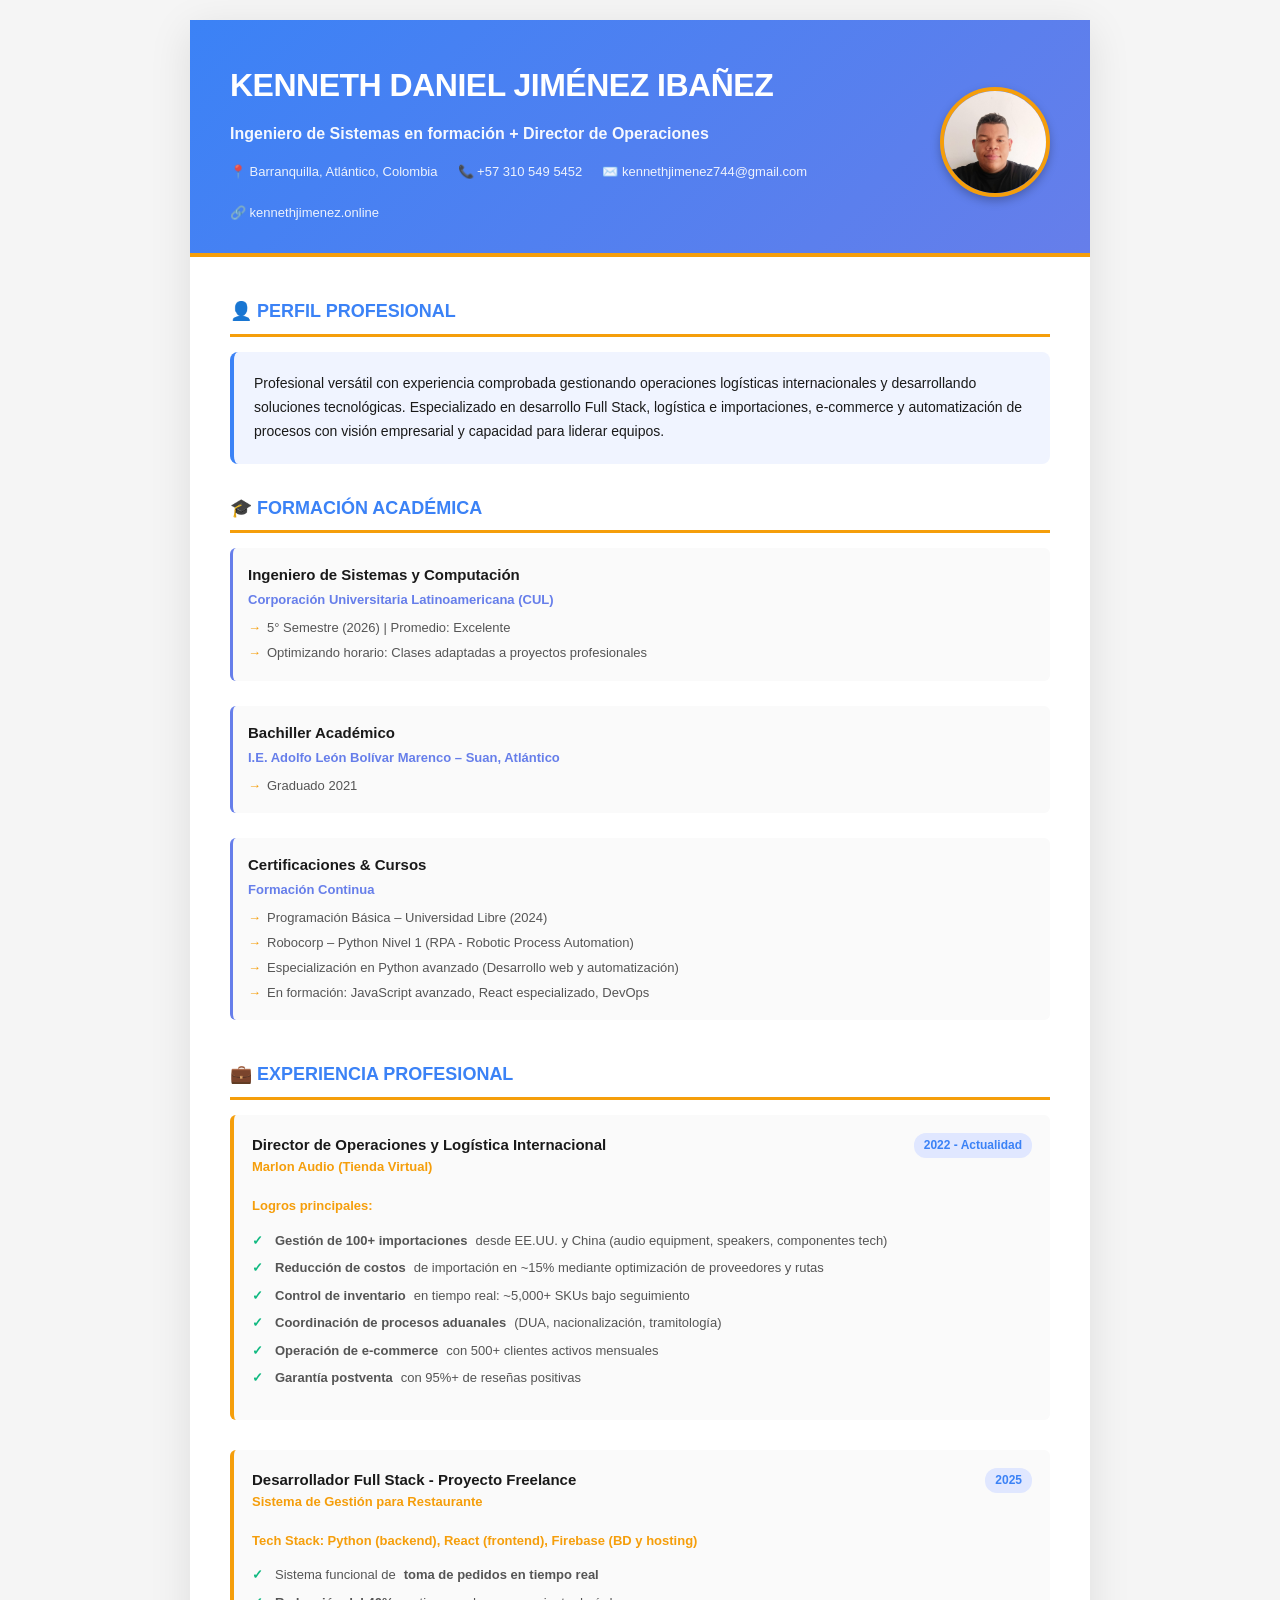
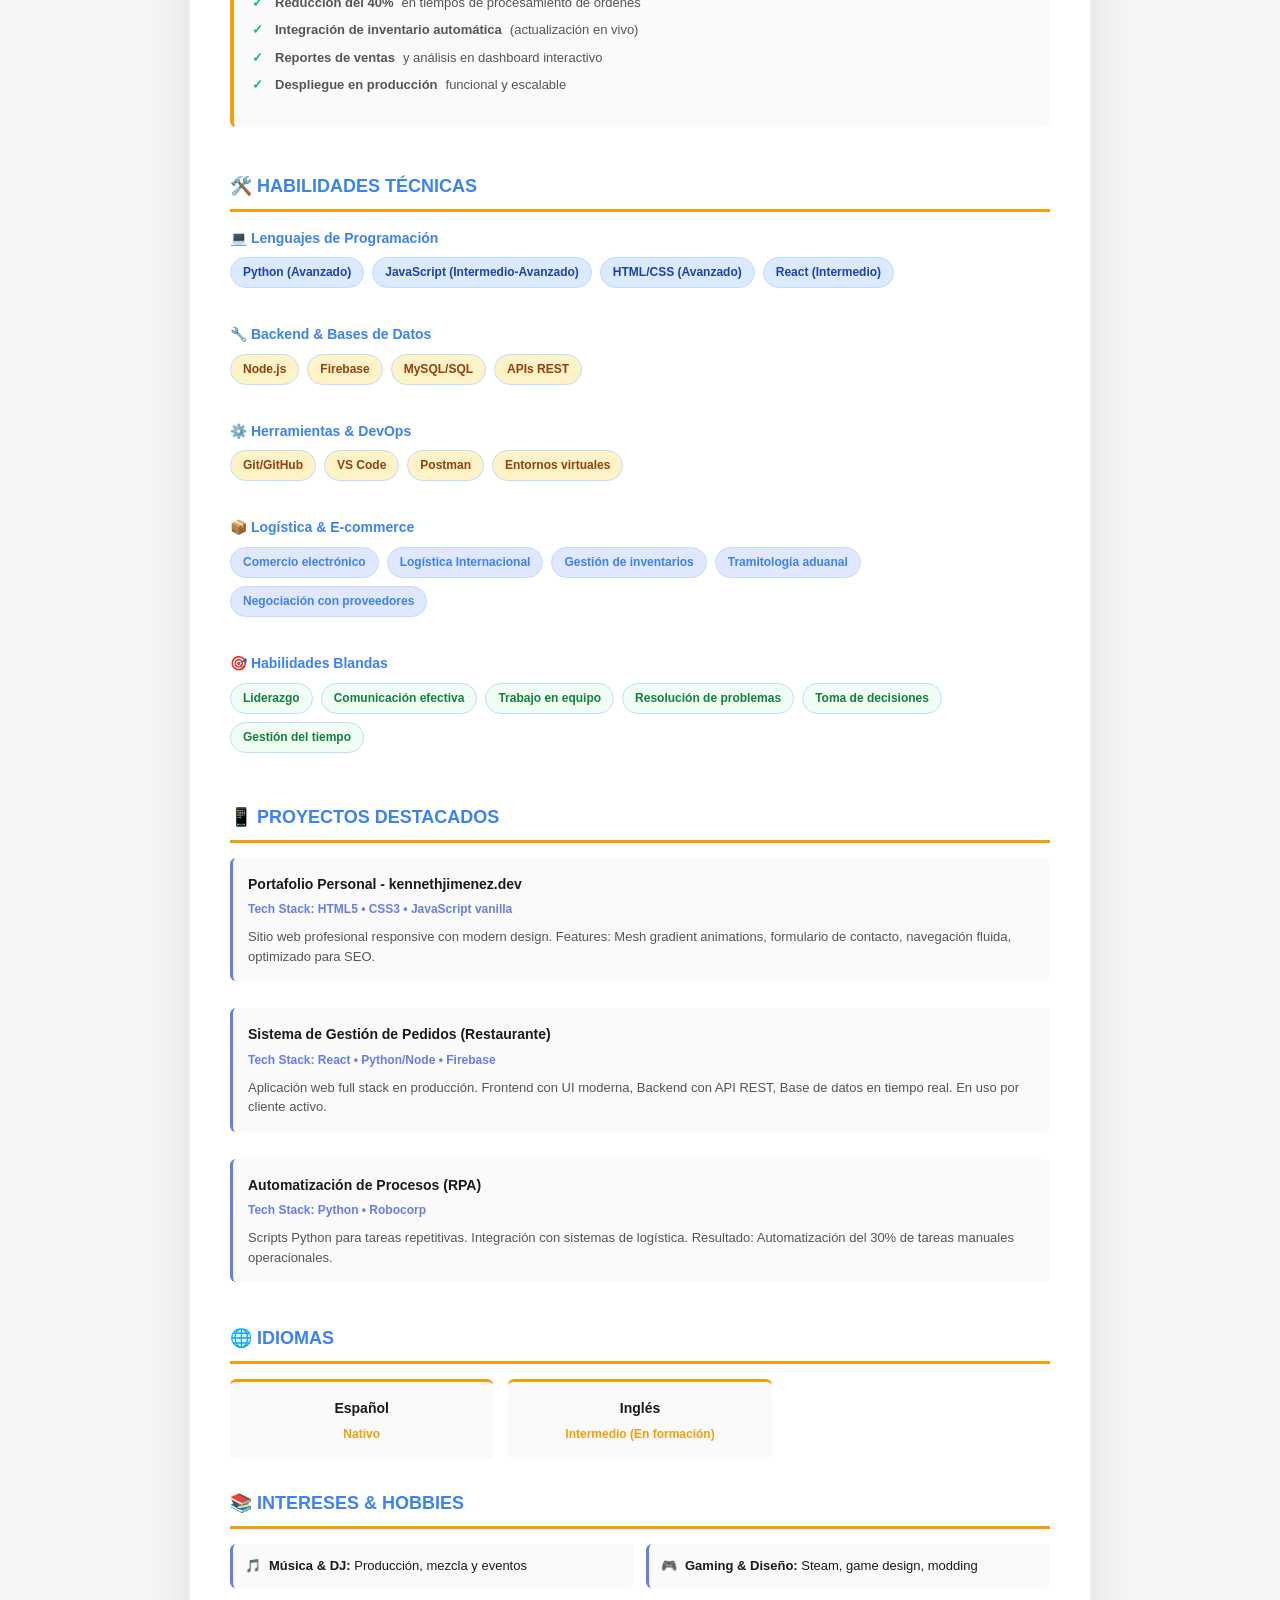
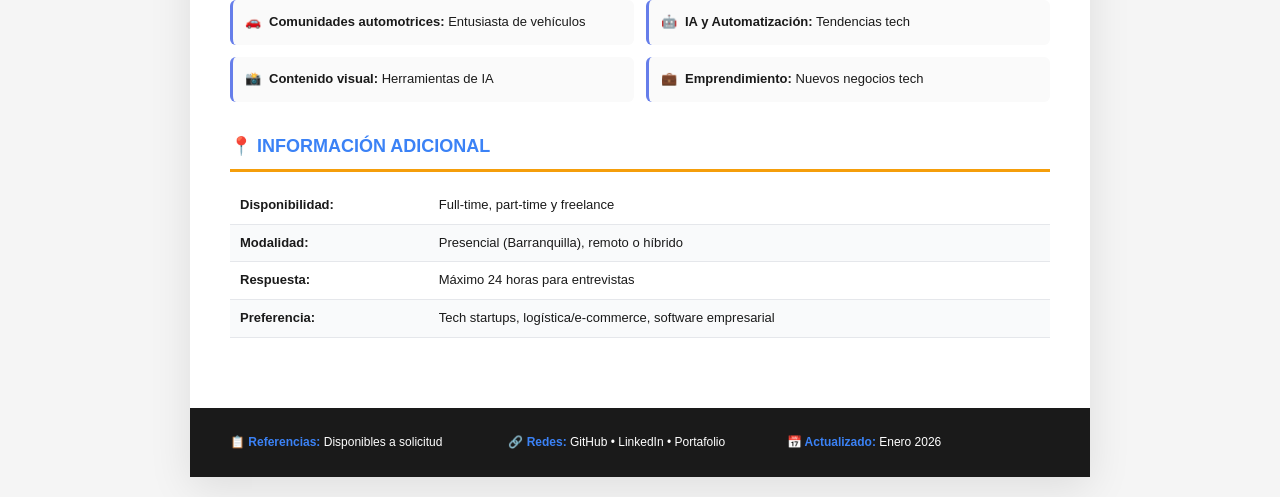
<file: Kenneth_CV_2026 (1).html>
<!DOCTYPE html>
<html lang="es">
<head>
    <meta charset="UTF-8">
    <meta name="viewport" content="width=device-width, initial-scale=1.0">
    <title>CV - Kenneth Daniel Jiménez Ibañez</title>
    <style>
        * {
            margin: 0;
            padding: 0;
            box-sizing: border-box;
        }

        body {
            font-family: 'Segoe UI', Tahoma, Geneva, Verdana, sans-serif;
            line-height: 1.6;
            color: #1a1a1a;
            background: #f5f5f5;
        }

        .container {
            max-width: 900px;
            margin: 20px auto;
            background: white;
            box-shadow: 0 10px 40px rgba(0,0,0,0.1);
            page-break-after: always;
        }

        /* HEADER */
        .header {
            background: linear-gradient(135deg, #3b82f6 0%, #667eea 100%);
            color: white;
            padding: 40px 40px 30px;
            border-bottom: 4px solid #f59e0b;
        }

        .header-inner {
            display: flex;
            align-items: center;
            justify-content: space-between;
            gap: 24px;
        }

        .header-text {
            flex: 1;
        }

        .profile-photo {
            width: 110px;
            height: 110px;
            border-radius: 50%;
            object-fit: cover;
            border: 4px solid #f59e0b;
            box-shadow: 0 4px 10px rgba(0,0,0,0.25);
            flex-shrink: 0;
        }

        .header h1 {
            font-size: 32px;
            margin-bottom: 10px;
            font-weight: 700;
            letter-spacing: -0.5px;
        }

        .header-subtitle {
            font-size: 16px;
            font-weight: 600;
            opacity: 0.95;
            margin-bottom: 15px;
        }

        .contact-info {
            display: flex;
            flex-wrap: wrap;
            gap: 20px;
            font-size: 13px;
            opacity: 0.9;
        }

        .contact-info span {
            display: flex;
            align-items: center;
            gap: 5px;
        }

        /* MAIN CONTENT */
        .content {
            display: grid;
            grid-template-columns: 1fr;
            gap: 0;
        }

        .main {
            padding: 40px;
        }

        /* SECTIONS */
        .section {
            margin-bottom: 30px;
        }

        .section-title {
            display: flex;
            align-items: center;
            font-size: 18px;
            font-weight: 700;
            color: #3b82f6;
            margin-bottom: 15px;
            padding-bottom: 8px;
            border-bottom: 3px solid #f59e0b;
            gap: 8px;
        }

        .section-content {
            display: flex;
            flex-direction: column;
            gap: 15px;
        }

        /* PERFIL */
        .perfil-box {
            background: #f0f4ff;
            padding: 20px;
            border-radius: 8px;
            border-left: 4px solid #3b82f6;
            line-height: 1.7;
            font-size: 14px;
        }

        .perfil-box strong {
            color: #3b82f6;
        }

        .skills-list {
            display: grid;
            grid-template-columns: 1fr 1fr;
            gap: 10px;
            margin-top: 10px;
        }

        .skills-item {
            display: flex;
            gap: 8px;
            font-size: 14px;
        }

        .skills-item strong {
            color: #3b82f6;
            min-width: 120px;
        }

        /* FORMACIÓN */
        .education-item {
            padding: 15px;
            background: #fafafa;
            border-radius: 6px;
            border-left: 3px solid #667eea;
            margin-bottom: 10px;
        }

        .education-item h4 {
            font-size: 15px;
            color: #1a1a1a;
            margin-bottom: 3px;
            font-weight: 700;
        }

        .education-item .institution {
            font-size: 13px;
            color: #667eea;
            font-weight: 600;
            margin-bottom: 5px;
        }

        .education-item ul {
            list-style: none;
            margin-left: 0;
            font-size: 13px;
            color: #555;
        }

        .education-item li {
            padding: 2px 0;
            display: flex;
            align-items: center;
            gap: 6px;
        }

        .education-item li:before {
            content: "→";
            color: #f59e0b;
            font-weight: bold;
        }

        /* EXPERIENCIA */
        .job-item {
            padding: 18px;
            background: #fafafa;
            border-radius: 6px;
            margin-bottom: 15px;
            border-left: 4px solid #f59e0b;
        }

        .job-header {
            display: flex;
            justify-content: space-between;
            align-items: start;
            margin-bottom: 8px;
        }

        .job-title {
            font-size: 15px;
            font-weight: 700;
            color: #1a1a1a;
        }

        .job-period {
            font-size: 12px;
            background: #e0e7ff;
            color: #3b82f6;
            padding: 3px 10px;
            border-radius: 12px;
            font-weight: 600;
        }

        .job-company {
            font-size: 13px;
            color: #f59e0b;
            font-weight: 600;
            margin-bottom: 10px;
        }

        .achievements {
            list-style: none;
            margin: 10px 0;
            font-size: 13px;
            color: #555;
        }

        .achievements li {
            padding: 4px 0;
            display: flex;
            align-items: flex-start;
            gap: 8px;
            line-height: 1.5;
        }

        .achievements li:before {
            content: "✓";
            color: #10b981;
            font-weight: bold;
            min-width: 15px;
        }

        /* SKILLS */
        .skills-category {
            margin-bottom: 20px;
        }

        .skills-category h5 {
            font-size: 14px;
            font-weight: 700;
            color: #3b82f6;
            margin-bottom: 8px;
            display: flex;
            gap: 6px;
            align-items: center;
        }

        .skills-tags {
            display: flex;
            flex-wrap: wrap;
            gap: 8px;
        }

        .skill-tag {
            background: #e0e7ff;
            color: #3b82f6;
            padding: 5px 12px;
            border-radius: 20px;
            font-size: 12px;
            font-weight: 600;
            border: 1px solid #bfdbfe;
        }

        .skill-tag.tech {
            background: #dbeafe;
            color: #1e40af;
        }

        .skill-tag.soft {
            background: #f0fdf4;
            color: #15803d;
        }

        .skill-tag.tools {
            background: #fef3c7;
            color: #92400e;
        }

        /* PROYECTOS */
        .project-item {
            padding: 15px;
            background: #fafafa;
            border-radius: 6px;
            margin-bottom: 12px;
            border-left: 3px solid #667eea;
        }

        .project-title {
            font-size: 14px;
            font-weight: 700;
            color: #1a1a1a;
            margin-bottom: 5px;
        }

        .project-tech {
            font-size: 12px;
            color: #667eea;
            font-weight: 600;
            margin-bottom: 8px;
        }

        .project-desc {
            font-size: 13px;
            color: #555;
            line-height: 1.5;
        }

        /* IDIOMAS */
        .languages-grid {
            display: grid;
            grid-template-columns: repeat(3, 1fr);
            gap: 15px;
        }

        .language-item {
            text-align: center;
            padding: 15px;
            background: #fafafa;
            border-radius: 6px;
            border-top: 3px solid #f59e0b;
        }

        .language-name {
            font-size: 14px;
            font-weight: 700;
            color: #1a1a1a;
            margin-bottom: 5px;
        }

        .language-level {
            font-size: 12px;
            color: #f59e0b;
            font-weight: 600;
        }

        /* INTERESES */
        .interests-grid {
            display: grid;
            grid-template-columns: repeat(2, 1fr);
            gap: 12px;
        }

        .interest-item {
            padding: 12px;
            background: #fafafa;
            border-radius: 6px;
            font-size: 13px;
            display: flex;
            gap: 8px;
            align-items: center;
            border-left: 3px solid #667eea;
        }

        /* FOOTER */
        .footer {
            background: #1a1a1a;
            color: white;
            padding: 25px 40px;
            font-size: 12px;
            text-align: center;
            display: grid;
            grid-template-columns: 1fr 1fr 1fr;
            gap: 15px;
        }

        .footer-item {
            text-align: left;
            padding-left: 0;
        }

        .footer-item strong {
            color: #3b82f6;
        }

        /* TABLE */
        table {
            width: 100%;
            border-collapse: collapse;
            margin: 10px 0;
            font-size: 13px;
        }

        th {
            background: #e0e7ff;
            color: #3b82f6;
            padding: 10px;
            text-align: left;
            font-weight: 700;
        }

        td {
            padding: 8px 10px;
            border-bottom: 1px solid #e5e7eb;
        }

        tr:nth-child(even) {
            background: #f9fafb;
        }

        /* PRINT */
        @media print {
            body {
                background: white;
            }
            .container {
                margin: 0;
                box-shadow: none;
                page-break-after: avoid;
            }
        }

        @media (max-width: 768px) {
            .main {
                padding: 25px;
            }

            .header {
                padding: 30px 25px 20px;
            }

            .header-inner {
                flex-direction: column;
                align-items: flex-start;
            }

            .profile-photo {
                width: 90px;
                height: 90px;
            }

            .header h1 {
                font-size: 24px;
            }

            .contact-info {
                gap: 12px;
                flex-direction: column;
            }

            .skills-list {
                grid-template-columns: 1fr;
            }

            .languages-grid {
                grid-template-columns: 1fr;
            }

            .interests-grid {
                grid-template-columns: 1fr;
            }

            .footer {
                grid-template-columns: 1fr;
                text-align: center;
            }
        }
    </style>
</head>
<body>
    <div class="container">
        <!-- HEADER -->
        <div class="header">
            <div class="header-inner">
                <div class="header-text">
                    <h1>KENNETH DANIEL JIMÉNEZ IBAÑEZ</h1>
                    <div class="header-subtitle">Ingeniero de Sistemas en formación + Director de Operaciones</div>
                    <div class="contact-info">
                        <span>📍 Barranquilla, Atlántico, Colombia</span>
                        <span>📞 +57 310 549 5452</span>
                        <span>✉️ kennethjimenez744@gmail.com</span>
                        <span>🔗 kennethjimenez.online</span>
                    </div>
                </div>
                <!-- FOTO DE PERFIL -->
                <img src="IMG/Foto CV.jpeg" alt="Kenneth Jiménez" class="profile-photo">
            </div>
        </div>

        <!-- MAIN CONTENT -->
        <div class="main">
            <!-- PERFIL PROFESIONAL -->
            <div class="section">
                <div class="section-title">👤 PERFIL PROFESIONAL</div>
                <div class="perfil-box">
                    Profesional versátil con experiencia comprobada gestionando operaciones logísticas internacionales y desarrollando soluciones tecnológicas. Especializado en desarrollo Full Stack, logística e importaciones, e-commerce y automatización de procesos con visión empresarial y capacidad para liderar equipos.
                </div>
            </div>

            <!-- FORMACIÓN ACADÉMICA -->
            <div class="section">
                <div class="section-title">🎓 FORMACIÓN ACADÉMICA</div>
                <div class="section-content">
                    <div class="education-item">
                        <h4>Ingeniero de Sistemas y Computación</h4>
                        <div class="institution">Corporación Universitaria Latinoamericana (CUL)</div>
                        <ul>
                            <li>5° Semestre (2026) | Promedio: Excelente</li>
                            <li>Optimizando horario: Clases adaptadas a proyectos profesionales</li>
                        </ul>
                    </div>

                    <div class="education-item">
                        <h4>Bachiller Académico</h4>
                        <div class="institution">I.E. Adolfo León Bolívar Marenco – Suan, Atlántico</div>
                        <ul>
                            <li>Graduado 2021</li>
                        </ul>
                    </div>

                    <div class="education-item">
                        <h4>Certificaciones & Cursos</h4>
                        <div class="institution">Formación Continua</div>
                        <ul>
                            <li>Programación Básica – Universidad Libre (2024)</li>
                            <li>Robocorp – Python Nivel 1 (RPA - Robotic Process Automation)</li>
                            <li>Especialización en Python avanzado (Desarrollo web y automatización)</li>
                            <li>En formación: JavaScript avanzado, React especializado, DevOps</li>
                        </ul>
                    </div>
                </div>
            </div>

            <!-- EXPERIENCIA PROFESIONAL -->
            <div class="section">
                <div class="section-title">💼 EXPERIENCIA PROFESIONAL</div>
                <div class="section-content">
                    <div class="job-item">
                        <div class="job-header">
                            <div>
                                <div class="job-title">Director de Operaciones y Logística Internacional</div>
                                <div class="job-company">Marlon Audio (Tienda Virtual)</div>
                            </div>
                            <div class="job-period">2022 - Actualidad</div>
                        </div>
                        <div class="job-company" style="margin-top: 8px; margin-bottom: 10px;">Logros principales:</div>
                        <ul class="achievements">
                            <li><strong>Gestión de 100+ importaciones</strong> desde EE.UU. y China (audio equipment, speakers, componentes tech)</li>
                            <li><strong>Reducción de costos</strong> de importación en ~15% mediante optimización de proveedores y rutas</li>
                            <li><strong>Control de inventario</strong> en tiempo real: ~5,000+ SKUs bajo seguimiento</li>
                            <li><strong>Coordinación de procesos aduanales</strong> (DUA, nacionalización, tramitología)</li>
                            <li><strong>Operación de e-commerce</strong> con 500+ clientes activos mensuales</li>
                            <li><strong>Garantía postventa</strong> con 95%+ de reseñas positivas</li>
                        </ul>
                    </div>

                    <div class="job-item">
                        <div class="job-header">
                            <div>
                                <div class="job-title">Desarrollador Full Stack - Proyecto Freelance</div>
                                <div class="job-company">Sistema de Gestión para Restaurante</div>
                            </div>
                            <div class="job-period">2025</div>
                        </div>
                        <div class="job-company" style="margin-top: 8px; margin-bottom: 10px;">Tech Stack: Python (backend), React (frontend), Firebase (BD y hosting)</div>
                        <ul class="achievements">
                            <li>Sistema funcional de <strong>toma de pedidos en tiempo real</strong></li>
                            <li><strong>Reducción del 40%</strong> en tiempos de procesamiento de órdenes</li>
                            <li><strong>Integración de inventario automática</strong> (actualización en vivo)</li>
                            <li><strong>Reportes de ventas</strong> y análisis en dashboard interactivo</li>
                            <li><strong>Despliegue en producción</strong> funcional y escalable</li>
                        </ul>
                    </div>
                </div>
            </div>

            <!-- HABILIDADES TÉCNICAS -->
            <div class="section">
                <div class="section-title">🛠️ HABILIDADES TÉCNICAS</div>
                <div class="section-content">
                    <div class="skills-category">
                        <h5>💻 Lenguajes de Programación</h5>
                        <div class="skills-tags">
                            <span class="skill-tag tech">Python (Avanzado)</span>
                            <span class="skill-tag tech">JavaScript (Intermedio-Avanzado)</span>
                            <span class="skill-tag tech">HTML/CSS (Avanzado)</span>
                            <span class="skill-tag tech">React (Intermedio)</span>
                        </div>
                    </div>

                    <div class="skills-category">
                        <h5>🔧 Backend & Bases de Datos</h5>
                        <div class="skills-tags">
                            <span class="skill-tag tools">Node.js</span>
                            <span class="skill-tag tools">Firebase</span>
                            <span class="skill-tag tools">MySQL/SQL</span>
                            <span class="skill-tag tools">APIs REST</span>
                        </div>
                    </div>

                    <div class="skills-category">
                        <h5>⚙️ Herramientas & DevOps</h5>
                        <div class="skills-tags">
                            <span class="skill-tag tools">Git/GitHub</span>
                            <span class="skill-tag tools">VS Code</span>
                            <span class="skill-tag tools">Postman</span>
                            <span class="skill-tag tools">Entornos virtuales</span>
                        </div>
                    </div>

                    <div class="skills-category">
                        <h5>📦 Logística & E-commerce</h5>
                        <div class="skills-tags">
                            <span class="skill-tag">Comercio electrónico</span>
                            <span class="skill-tag">Logística Internacional</span>
                            <span class="skill-tag">Gestión de inventarios</span>
                            <span class="skill-tag">Tramitología aduanal</span>
                            <span class="skill-tag">Negociación con proveedores</span>
                        </div>
                    </div>

                    <div class="skills-category">
                        <h5>🎯 Habilidades Blandas</h5>
                        <div class="skills-tags">
                            <span class="skill-tag soft">Liderazgo</span>
                            <span class="skill-tag soft">Comunicación efectiva</span>
                            <span class="skill-tag soft">Trabajo en equipo</span>
                            <span class="skill-tag soft">Resolución de problemas</span>
                            <span class="skill-tag soft">Toma de decisiones</span>
                            <span class="skill-tag soft">Gestión del tiempo</span>
                        </div>
                    </div>
                </div>
            </div>

            <!-- PROYECTOS DESTACADOS -->
            <div class="section">
                <div class="section-title">📱 PROYECTOS DESTACADOS</div>
                <div class="section-content">
                    <div class="project-item">
                        <div class="project-title">Portafolio Personal - kennethjimenez.dev</div>
                        <div class="project-tech">Tech Stack: HTML5 • CSS3 • JavaScript vanilla</div>
                        <div class="project-desc">Sitio web profesional responsive con modern design. Features: Mesh gradient animations, formulario de contacto, navegación fluida, optimizado para SEO.</div>
                    </div>

                    <div class="project-item">
                        <div class="project-title">Sistema de Gestión de Pedidos (Restaurante)</div>
                        <div class="project-tech">Tech Stack: React • Python/Node • Firebase</div>
                        <div class="project-desc">Aplicación web full stack en producción. Frontend con UI moderna, Backend con API REST, Base de datos en tiempo real. En uso por cliente activo.</div>
                    </div>

                    <div class="project-item">
                        <div class="project-title">Automatización de Procesos (RPA)</div>
                        <div class="project-tech">Tech Stack: Python • Robocorp</div>
                        <div class="project-desc">Scripts Python para tareas repetitivas. Integración con sistemas de logística. Resultado: Automatización del 30% de tareas manuales operacionales.</div>
                    </div>
                </div>
            </div>

            <!-- IDIOMAS -->
            <div class="section">
                <div class="section-title">🌐 IDIOMAS</div>
                <div class="languages-grid">
                    <div class="language-item">
                        <div class="language-name">Español</div>
                        <div class="language-level">Nativo</div>
                    </div>
                    <div class="language-item">
                        <div class="language-name">Inglés</div>
                        <div class="language-level">Intermedio (En formación)</div>
                    </div>
                     
                </div>
            </div>

            <!-- INTERESES -->
            <div class="section">
                <div class="section-title">📚 INTERESES & HOBBIES</div>
                <div class="interests-grid">
                    <div class="interest-item">🎵 <span><strong>Música & DJ:</strong> Producción, mezcla y eventos</span></div>
                    <div class="interest-item">🎮 <span><strong>Gaming & Diseño:</strong> Steam, game design, modding</span></div>
                    <div class="interest-item">🚗 <span><strong>Comunidades automotrices:</strong> Entusiasta de vehículos</span></div>
                    <div class="interest-item">🤖 <span><strong>IA y Automatización:</strong> Tendencias tech</span></div>
                    <div class="interest-item">📸 <span><strong>Contenido visual:</strong> Herramientas de IA</span></div>
                    <div class="interest-item">💼 <span><strong>Emprendimiento:</strong> Nuevos negocios tech</span></div>
                </div>
            </div>

            <!-- INFORMACIÓN ADICIONAL -->
            <div class="section">
                <div class="section-title">📍 INFORMACIÓN ADICIONAL</div>
                <table>
                    <tr>
                        <td><strong>Disponibilidad:</strong></td>
                        <td>Full-time, part-time y freelance</td>
                    </tr>
                    <tr>
                        <td><strong>Modalidad:</strong></td>
                        <td>Presencial (Barranquilla), remoto o híbrido</td>
                    </tr>
                    <tr>
                        <td><strong>Respuesta:</strong></td>
                        <td>Máximo 24 horas para entrevistas</td>
                    </tr>
                    <tr>
                        <td><strong>Preferencia:</strong></td>
                        <td>Tech startups, logística/e-commerce, software empresarial</td>
                    </tr>
                </table>
            </div>
        </div>

        <!-- FOOTER -->
        <div class="footer">
            <div class="footer-item">
                <strong>📋 Referencias:</strong>
                Disponibles a solicitud
            </div>
            <div class="footer-item">
                <strong>🔗 Redes:</strong>
                GitHub • LinkedIn • Portafolio
            </div>
            <div class="footer-item">
                <strong>📅 Actualizado:</strong>
                Enero 2026
            </div>
        </div>
    </div>
</body>
</html>
</file>
<file: styles.css>
/* ============================================
   VARIABLES & RESET MEJORADOS
   ============================================ */
:root {
    --primary: #2563eb;
    --primary-dark: #1d4ed8;
    --primary-light: #3b82f6;
    --primary-soft: #60a5fa;
    --accent: #f97316;
    --accent-dark: #ea580c;
    --accent-light: #fb923c;
    --success: #10b981;
    --warning: #f59e0b;
    --error: #ef4444;
    
    --text: #0f172a;
    --text-light: #334155;
    --text-lighter: #64748b;
    --text-soft: #94a3b8;
    
    --bg: #ffffff;
    --bg-alt: #f8fafc;
    --bg-card: #ffffff;
    --bg-dark: #0f172a;
    
    --border: #e2e8f0;
    --border-light: #f1f5f9;
    --border-dark: #cbd5e1;
    
    --shadow-sm: 0 1px 3px rgba(0,0,0,0.12), 0 1px 2px rgba(0,0,0,0.24);
    --shadow: 0 4px 6px -1px rgba(0,0,0,0.1), 0 2px 4px -1px rgba(0,0,0,0.06);
    --shadow-md: 0 10px 15px -3px rgba(0,0,0,0.1), 0 4px 6px -2px rgba(0,0,0,0.05);
    --shadow-lg: 0 20px 25px -5px rgba(0,0,0,0.1), 0 10px 10px -5px rgba(0,0,0,0.04);
    --shadow-xl: 0 25px 50px -12px rgba(0,0,0,0.25);
    --shadow-inner: inset 0 2px 4px 0 rgba(0,0,0,0.06);
    
    --gradient-primary: linear-gradient(135deg, var(--primary) 0%, var(--primary-light) 100%);
    --gradient-accent: linear-gradient(135deg, var(--accent) 0%, var(--accent-light) 100%);
    --gradient-dark: linear-gradient(135deg, var(--text) 0%, #1e293b 100%);
    --gradient-shine: linear-gradient(135deg, rgba(255,255,255,0.1) 0%, rgba(255,255,255,0.2) 100%);
    
    --radius-sm: 0.375rem;
    --radius: 0.5rem;
    --radius-md: 0.75rem;
    --radius-lg: 1rem;
    --radius-xl: 1.5rem;
    --radius-full: 9999px;
    
    --font-sans: 'Inter', -apple-system, BlinkMacSystemFont, 'Segoe UI', Roboto, 'Helvetica Neue', sans-serif;
    --font-mono: 'Fira Code', 'JetBrains Mono', monospace;
    
    --transition: all 0.3s cubic-bezier(0.4, 0, 0.2, 1);
    --transition-slow: all 0.5s cubic-bezier(0.4, 0, 0.2, 1);
    --transition-bounce: all 0.5s cubic-bezier(0.68, -0.55, 0.265, 1.55);
}

* {
    margin: 0;
    padding: 0;
    box-sizing: border-box;
}

html {
    scroll-behavior: smooth;
    font-size: 16px;
}

body {
    font-family: var(--font-sans);
    color: var(--text);
    background: var(--bg);
    line-height: 1.6;
    overflow-x: hidden;
    position: relative;
}

/* ============================================
   BACKGROUND ANIMADO MEJORADO
   ============================================ */
body::after {
    content: '';
    position: fixed;
    top: 0;
    left: 0;
    width: 100%;
    height: 100%;
    background: 
        radial-gradient(circle at 0% 0%, rgba(37, 99, 235, 0.08) 0%, transparent 50%),
        radial-gradient(circle at 100% 0%, rgba(249, 115, 22, 0.08) 0%, transparent 50%),
        radial-gradient(circle at 100% 100%, rgba(16, 185, 129, 0.08) 0%, transparent 50%),
        radial-gradient(circle at 0% 100%, rgba(245, 158, 11, 0.08) 0%, transparent 50%),
        radial-gradient(circle at 50% 50%, rgba(37, 99, 235, 0.05) 0%, transparent 60%);
    z-index: -1;
    pointer-events: none;
    filter: blur(80px);
    animation: bgPulse 20s ease-in-out infinite alternate;
}

@keyframes bgPulse {
    0% {
        opacity: 0.7;
        transform: scale(1) rotate(0deg);
    }
    50% {
        opacity: 0.9;
        transform: scale(1.1) rotate(5deg);
    }
    100% {
        opacity: 0.7;
        transform: scale(1) rotate(0deg);
    }
}

/* Grid overlay */
body::before {
    content: '';
    position: fixed;
    top: 0;
    left: 0;
    width: 100%;
    height: 100%;
    background-image: 
        linear-gradient(rgba(37, 99, 235, 0.02) 1px, transparent 1px),
        linear-gradient(90deg, rgba(37, 99, 235, 0.02) 1px, transparent 1px);
    background-size: 40px 40px;
    z-index: -1;
    pointer-events: none;
    animation: gridMove 15s linear infinite;
}

@keyframes gridMove {
    0% { transform: translate(0, 0); }
    100% { transform: translate(40px, 40px); }
}

.container {
    max-width: 1280px;
    margin: 0 auto;
    padding: 0 2rem;
    position: relative;
    z-index: 1;
}

/* ============================================
   NAVBAR MEJORADO
   ============================================ */
.navbar {
    position: fixed;
    top: 0;
    width: 100%;
    background: rgba(255, 255, 255, 0.85);
    backdrop-filter: blur(20px);
    -webkit-backdrop-filter: blur(20px);
    border-bottom: 1px solid rgba(37, 99, 235, 0.1);
    z-index: 1000;
    transition: var(--transition);
}

.navbar.scrolled {
    box-shadow: var(--shadow-lg);
    background: rgba(255, 255, 255, 0.95);
    border-bottom-color: var(--primary-light);
}

.navbar .container {
    display: flex;
    justify-content: space-between;
    align-items: center;
    padding: 1rem 2rem;
    height: 80px;
}

.logo {
    font-size: 1.8rem;
    font-weight: 800;
    color: var(--text);
    text-decoration: none;
    transition: var(--transition);
    letter-spacing: -0.5px;
    background: var(--gradient-primary);
    -webkit-background-clip: text;
    background-clip: text;
    -webkit-text-fill-color: transparent;
    position: relative;
    padding: 0.5rem 0;
}

.logo::after {
    content: '';
    position: absolute;
    bottom: 0;
    left: 0;
    width: 100%;
    height: 2px;
    background: var(--gradient-primary);
    transform: scaleX(0);
    transform-origin: right;
    transition: transform 0.5s ease;
}

.logo:hover::after {
    transform: scaleX(1);
    transform-origin: left;
}

.nav-links {
    display: flex;
    list-style: none;
    gap: 2.5rem;
    align-items: center;
}

.nav-links a {
    color: var(--text);
    text-decoration: none;
    font-weight: 500;
    font-size: 0.95rem;
    transition: var(--transition);
    position: relative;
    padding: 0.5rem 0;
}

.nav-links a::before {
    content: '';
    position: absolute;
    bottom: 0;
    left: 0;
    width: 100%;
    height: 2px;
    background: var(--gradient-primary);
    transform: scaleX(0);
    transform-origin: right;
    transition: transform 0.3s ease;
}

.nav-links a:hover {
    color: var(--primary);
}

.nav-links a:hover::before {
    transform: scaleX(1);
    transform-origin: left;
}

.menu-toggle {
    display: none;
    flex-direction: column;
    background: none;
    border: none;
    cursor: pointer;
    padding: 0.5rem;
    z-index: 1001;
}

.menu-toggle span {
    width: 25px;
    height: 2px;
    background: var(--text);
    margin: 3px 0;
    transition: var(--transition);
    border-radius: var(--radius-full);
}

/* ============================================
   HERO SECTION MEJORADO
   ============================================ */
.hero {
    min-height: 100vh;
    display: flex;
    align-items: center;
    justify-content: center;
    padding-top: 80px;
    background: linear-gradient(135deg, var(--primary) 0%, var(--primary-dark) 100%);
    position: relative;
    overflow: hidden;
}

.hero::before {
    content: '';
    position: absolute;
    top: -50%;
    left: -50%;
    width: 200%;
    height: 200%;
    background: 
        radial-gradient(circle, rgba(255, 255, 255, 0.15) 1px, transparent 1px);
    background-size: 40px 40px;
    animation: heroPattern 30s linear infinite;
    opacity: 0.3;
}

@keyframes heroPattern {
    0% { transform: rotate(0deg); }
    100% { transform: rotate(360deg); }
}

.hero-decoration {
    position: absolute;
    top: 0;
    left: 0;
    width: 100%;
    height: 100%;
    background: 
        radial-gradient(circle at 20% 50%, rgba(255, 255, 255, 0.2) 0%, transparent 50%),
        radial-gradient(circle at 80% 80%, rgba(255, 255, 255, 0.2) 0%, transparent 50%),
        radial-gradient(circle at 40% 30%, rgba(255, 255, 255, 0.15) 0%, transparent 40%);
    animation: float 10s ease-in-out infinite;
    pointer-events: none;
}

@keyframes float {
    0%, 100% { transform: translateY(0px) scale(1); }
    50% { transform: translateY(-20px) scale(1.05); }
}

.hero-content {
    text-align: center;
    max-width: 1000px;
    margin: 0 auto;
    position: relative;
    z-index: 1;
}

.hero-badge {
    display: inline-block;
    background: rgba(255, 255, 255, 0.15);
    backdrop-filter: blur(10px);
    -webkit-backdrop-filter: blur(10px);
    color: white;
    padding: 0.75rem 1.8rem;
    border-radius: var(--radius-full);
    font-size: 0.9rem;
    font-weight: 600;
    margin-bottom: 2rem;
    border: 1px solid rgba(255, 255, 255, 0.3);
    animation: pulse 3s ease-in-out infinite;
    text-transform: uppercase;
    letter-spacing: 1px;
}

@keyframes pulse {
    0%, 100% { transform: scale(1); }
    50% { transform: scale(1.05); }
}

.hero-title {
    font-size: clamp(2.5rem, 7vw, 4.5rem);
    font-weight: 800;
    margin-bottom: 1.5rem;
    line-height: 1.1;
    color: white;
    text-shadow: 2px 2px 4px rgba(0, 0, 0, 0.1);
    letter-spacing: -0.02em;
}

.hero-subtitle {
    font-size: clamp(1.2rem, 3vw, 1.8rem);
    color: rgba(255, 255, 255, 0.95);
    margin-bottom: 1rem;
    font-weight: 300;
    text-shadow: 1px 1px 2px rgba(0, 0, 0, 0.1);
    line-height: 1.4;
}

.hero-experience {
    font-size: clamp(1rem, 2vw, 1.2rem);
    color: rgba(255, 255, 255, 0.9);
    margin-bottom: 3rem;
    font-weight: 400;
    padding: 0.5rem 1.5rem;
    background: rgba(255, 255, 255, 0.1);
    border-radius: var(--radius-full);
    display: inline-block;
    backdrop-filter: blur(5px);
}

.hero-buttons {
    display: flex;
    gap: 1.5rem;
    justify-content: center;
    flex-wrap: wrap;
    margin-bottom: 4rem;
}

.btn {
    padding: 1rem 2.5rem;
    border-radius: var(--radius-full);
    text-decoration: none;
    font-weight: 600;
    transition: var(--transition);
    display: inline-flex;
    align-items: center;
    gap: 0.75rem;
    border: 2px solid transparent;
    font-size: 1rem;
    cursor: pointer;
    position: relative;
    overflow: hidden;
}

.btn::before {
    content: '';
    position: absolute;
    top: 50%;
    left: 50%;
    width: 0;
    height: 0;
    border-radius: 50%;
    background: rgba(255, 255, 255, 0.3);
    transform: translate(-50%, -50%);
    transition: width 0.6s, height 0.6s;
}

.btn:hover::before {
    width: 300px;
    height: 300px;
}

.btn svg {
    transition: var(--transition);
    position: relative;
    z-index: 1;
}

.btn:hover svg {
    transform: translateX(5px) scale(1.1);
}

.btn-primary {
    background: white;
    color: var(--primary);
    box-shadow: var(--shadow-lg);
}

.btn-primary:hover {
    background: var(--bg-alt);
    transform: translateY(-4px);
    box-shadow: var(--shadow-xl);
}

.btn-secondary {
    background: transparent;
    color: white;
    border-color: white;
}

.btn-secondary:hover {
    background: white;
    color: var(--primary);
    transform: translateY(-4px);
}

.hero-stats {
    display: flex;
    justify-content: center;
    gap: 4rem;
    flex-wrap: wrap;
    background: rgba(255, 255, 255, 0.1);
    backdrop-filter: blur(10px);
    padding: 2rem 3rem;
    border-radius: var(--radius-xl);
    border: 1px solid rgba(255, 255, 255, 0.2);
    max-width: 800px;
    margin: 0 auto;
}

.stat-item {
    text-align: center;
    position: relative;
}

.stat-item:not(:last-child)::after {
    content: '';
    position: absolute;
    right: -2rem;
    top: 50%;
    transform: translateY(-50%);
    width: 1px;
    height: 40px;
    background: rgba(255, 255, 255, 0.3);
}

.stat-number {
    display: block;
    font-size: 3rem;
    font-weight: 800;
    color: white;
    margin-bottom: 0.25rem;
    line-height: 1;
}

.stat-label {
    display: block;
    font-size: 0.95rem;
    color: rgba(255, 255, 255, 0.8);
    font-weight: 500;
}

.scroll-indicator {
    position: absolute;
    bottom: 30px;
    left: 50%;
    transform: translateX(-50%);
    width: 30px;
    height: 50px;
    border: 2px solid rgba(255, 255, 255, 0.5);
    border-radius: var(--radius-full);
    display: flex;
    justify-content: center;
    padding-top: 10px;
    animation: bounce 2s infinite;
}

@keyframes bounce {
    0%, 100% { transform: translateX(-50%) translateY(0); }
    50% { transform: translateX(-50%) translateY(10px); }
}

.scroll-indicator span {
    width: 6px;
    height: 10px;
    background: white;
    border-radius: var(--radius-full);
    animation: scroll 2s infinite;
}

@keyframes scroll {
    0% { opacity: 0; transform: translateY(0); }
    40% { opacity: 1; }
    80% { opacity: 0; transform: translateY(20px); }
    100% { opacity: 0; }
}

/* ============================================
   SECTIONS MEJORADAS
   ============================================ */
.section {
    padding: 8rem 0;
    position: relative;
}

.section-alt {
    background: var(--bg-alt);
}

.section-title {
    font-size: clamp(2.5rem, 5vw, 3.5rem);
    font-weight: 800;
    margin-bottom: 1rem;
    text-align: center;
    color: var(--text);
    position: relative;
    display: inline-block;
    width: 100%;
    letter-spacing: -0.02em;
}

.section-title::before {
    content: '';
    position: absolute;
    bottom: -15px;
    left: 50%;
    transform: translateX(-50%);
    width: 100px;
    height: 4px;
    background: var(--gradient-primary);
    border-radius: var(--radius-full);
}

.section-intro {
    text-align: center;
    max-width: 800px;
    margin: 3rem auto 4rem;
    color: var(--text-light);
    font-size: 1.2rem;
    line-height: 1.8;
}

/* ============================================
   QUOTE MEJORADO
   ============================================ */
.quote {
    text-align: center;
    font-size: clamp(1.3rem, 3vw, 1.8rem);
    font-style: italic;
    color: var(--text-light);
    margin: 4rem auto;
    max-width: 900px;
    padding: 2rem 4rem;
    position: relative;
    line-height: 1.8;
    background: linear-gradient(135deg, var(--bg), var(--bg-alt));
    border-radius: var(--radius-xl);
    box-shadow: var(--shadow-md);
}

.quote::before {
    content: '"';
    font-size: 8rem;
    position: absolute;
    left: 20px;
    top: -30px;
    color: var(--primary);
    opacity: 0.15;
    font-family: Georgia, serif;
}

.quote::after {
    content: '"';
    font-size: 8rem;
    position: absolute;
    right: 20px;
    bottom: -60px;
    color: var(--primary);
    opacity: 0.15;
    font-family: Georgia, serif;
}

/* ============================================
   APPROACH GRID MEJORADO
   ============================================ */
.approach-grid {
    display: grid;
    grid-template-columns: repeat(auto-fit, minmax(300px, 1fr));
    gap: 2rem;
    margin: 4rem 0;
}

.approach-card {
    background: var(--bg-card);
    padding: 3rem 2rem;
    border-radius: var(--radius-xl);
    border: 1px solid var(--border);
    transition: var(--transition-bounce);
    text-align: center;
    position: relative;
    overflow: hidden;
    box-shadow: var(--shadow);
}

.approach-card::before {
    content: '';
    position: absolute;
    top: 0;
    left: 0;
    width: 100%;
    height: 100%;
    background: var(--gradient-primary);
    opacity: 0;
    transition: var(--transition);
    z-index: 0;
}

.approach-card:hover::before {
    opacity: 0.05;
}

.approach-card:hover {
    transform: translateY(-10px) scale(1.02);
    box-shadow: var(--shadow-xl);
    border-color: var(--primary-light);
}

.card-icon {
    font-size: 4rem;
    margin-bottom: 1.5rem;
    display: block;
    filter: drop-shadow(0 4px 6px rgba(37, 99, 235, 0.2));
    position: relative;
    z-index: 1;
}

.approach-card h3 {
    color: var(--text);
    margin-bottom: 1rem;
    font-size: 1.5rem;
    font-weight: 700;
    position: relative;
    z-index: 1;
}

.approach-card p {
    color: var(--text-light);
    line-height: 1.7;
    position: relative;
    z-index: 1;
}

/* ============================================
   BIO SECTION MEJORADO
   ============================================ */
.bio-section {
    margin: 4rem 0;
}

.bio-content {
    display: grid;
    grid-template-columns: 2fr 1fr;
    gap: 3rem;
    align-items: start;
}

.bio-text {
    background: var(--bg-card);
    padding: 2.5rem;
    border-radius: var(--radius-xl);
    border: 1px solid var(--border);
    box-shadow: var(--shadow-md);
}

.bio-text p {
    margin-bottom: 1.5rem;
    line-height: 1.9;
    font-size: 1.05rem;
    color: var(--text);
}

.bio-text strong {
    color: var(--primary);
    font-weight: 700;
    background: linear-gradient(135deg, var(--primary-light), var(--primary));
    -webkit-background-clip: text;
    background-clip: text;
    -webkit-text-fill-color: transparent;
}

.bio-highlights {
    display: flex;
    flex-direction: column;
    gap: 1.5rem;
}

.highlight-card {
    background: var(--bg-card);
    padding: 2rem;
    border-radius: var(--radius-lg);
    border: 1px solid var(--border);
    text-align: center;
    transition: var(--transition);
    box-shadow: var(--shadow);
}

.highlight-card:hover {
    transform: translateY(-5px) scale(1.02);
    box-shadow: var(--shadow-lg);
    border-color: var(--primary);
}

.highlight-icon {
    font-size: 3rem;
    margin-bottom: 1rem;
    filter: drop-shadow(0 4px 6px rgba(37, 99, 235, 0.2));
}

.highlight-card h4 {
    color: var(--text);
    font-size: 1.1rem;
    margin-bottom: 0.5rem;
    font-weight: 700;
}

.highlight-card p {
    color: var(--text-light);
    font-size: 0.95rem;
    margin: 0;
}

.highlight-detail {
    color: var(--text-lighter) !important;
    font-size: 0.85rem !important;
}

/* ============================================
   VALUE PROPOSITION MEJORADO
   ============================================ */
.value-proposition {
    margin-top: 5rem;
    padding: 4rem;
    background: var(--gradient-primary);
    border-radius: var(--radius-xl);
    color: white;
    position: relative;
    overflow: hidden;
}

.value-proposition::before {
    content: '';
    position: absolute;
    top: -50%;
    right: -50%;
    width: 200%;
    height: 200%;
    background: radial-gradient(circle, rgba(255,255,255,0.1) 0%, transparent 70%);
    animation: rotate 20s linear infinite;
}

@keyframes rotate {
    from { transform: rotate(0deg); }
    to { transform: rotate(360deg); }
}

.value-proposition h3 {
    text-align: center;
    font-size: 2.5rem;
    margin-bottom: 3rem;
    color: white;
    position: relative;
    z-index: 1;
}

.value-grid {
    display: grid;
    grid-template-columns: repeat(auto-fit, minmax(250px, 1fr));
    gap: 2rem;
    position: relative;
    z-index: 1;
}

.value-item {
    position: relative;
    padding-left: 3.5rem;
    color: rgba(255, 255, 255, 0.9);
}

.value-number {
    position: absolute;
    left: 0;
    top: 0;
    font-size: 2.5rem;
    font-weight: 800;
    color: rgba(255, 255, 255, 0.3);
}

.value-item h4 {
    color: white;
    font-size: 1.2rem;
    margin-bottom: 0.75rem;
    font-weight: 700;
}

.value-item p {
    color: rgba(255, 255, 255, 0.8);
    line-height: 1.7;
    font-size: 0.95rem;
}

/* ============================================
   PROJECTS MEJORADO
   ============================================ */
.project-featured {
    background: var(--bg-card);
    border-radius: var(--radius-xl);
    overflow: hidden;
    margin-bottom: 4rem;
    border: 1px solid var(--border);
    box-shadow: var(--shadow-lg);
    transition: var(--transition-bounce);
}

.project-featured:hover {
    box-shadow: var(--shadow-xl);
    transform: translateY(-8px) scale(1.01);
    border-color: var(--primary);
}

.project-image-link {
    display: block;
    text-decoration: none;
    position: relative;
}

.project-image-wrapper {
    position: relative;
    overflow: hidden;
    width: 100%;
    height: 450px;
    background: var(--bg-alt);
}

.project-image {
    width: 100%;
    height: 100%;
    object-fit: cover;
    transition: transform 0.7s cubic-bezier(0.4, 0, 0.2, 1);
}

.project-overlay {
    position: absolute;
    top: 0;
    left: 0;
    width: 100%;
    height: 100%;
    background: linear-gradient(135deg, var(--primary), var(--accent));
    display: flex;
    align-items: center;
    justify-content: center;
    opacity: 0;
    transition: opacity 0.5s ease;
}

.overlay-text {
    color: white;
    font-size: 1.8rem;
    font-weight: 800;
    transform: translateY(20px);
    transition: transform 0.5s ease;
    text-transform: uppercase;
    letter-spacing: 2px;
}

.project-image-link:hover .project-image {
    transform: scale(1.15);
}

.project-image-link:hover .project-overlay {
    opacity: 0.95;
}

.project-image-link:hover .overlay-text {
    transform: translateY(0);
}

.project-featured-content {
    padding: 3.5rem;
}

.project-badge {
    display: inline-block;
    background: var(--gradient-accent);
    color: white;
    padding: 0.6rem 1.5rem;
    border-radius: var(--radius-full);
    font-size: 0.9rem;
    font-weight: 700;
    margin-bottom: 1.5rem;
    text-transform: uppercase;
    letter-spacing: 1px;
}

.project-featured-content h3 {
    font-size: 2.2rem;
    color: var(--text);
    margin-bottom: 1.5rem;
    font-weight: 800;
    letter-spacing: -0.02em;
}

.project-description {
    color: var(--text-light);
    line-height: 1.8;
    font-size: 1.1rem;
    margin-bottom: 2rem;
}

.project-features {
    background: var(--bg-alt);
    padding: 2.5rem;
    border-radius: var(--radius-lg);
    margin: 2rem 0;
}

.project-features h4 {
    color: var(--text);
    margin-bottom: 1.5rem;
    font-size: 1.2rem;
    font-weight: 700;
}

.features-grid {
    display: grid;
    grid-template-columns: repeat(auto-fit, minmax(200px, 1fr));
    gap: 1rem;
}

.feature-item {
    color: var(--text-light);
    font-size: 0.95rem;
    padding-left: 1.5rem;
    position: relative;
}

.feature-item::before {
    content: '→';
    position: absolute;
    left: 0;
    color: var(--primary);
    font-weight: 700;
}

.project-impact-box {
    background: linear-gradient(135deg, rgba(37, 99, 235, 0.1), rgba(249, 115, 22, 0.1));
    padding: 2rem;
    border-radius: var(--radius-lg);
    border-left: 4px solid var(--accent);
    margin: 2rem 0;
}

.project-impact-box strong {
    color: var(--accent-dark);
}

.project-tech {
    display: flex;
    flex-wrap: wrap;
    gap: 0.75rem;
    margin: 2rem 0;
}

.project-tech span {
    background: var(--gradient-primary);
    color: white;
    padding: 0.6rem 1.4rem;
    border-radius: var(--radius-full);
    font-size: 0.9rem;
    font-weight: 600;
    transition: var(--transition);
    box-shadow: var(--shadow);
}

.project-tech span:hover {
    transform: translateY(-3px) scale(1.05);
    box-shadow: var(--shadow-lg);
}

.project-links {
    display: flex;
    gap: 1rem;
    flex-wrap: wrap;
}

.project-link {
    padding: 0.9rem 2rem;
    border-radius: var(--radius-full);
    text-decoration: none;
    font-weight: 700;
    transition: var(--transition);
    display: inline-flex;
    align-items: center;
    gap: 0.75rem;
    font-size: 0.95rem;
    position: relative;
    overflow: hidden;
}

.project-link.primary {
    background: var(--gradient-primary);
    color: white;
    box-shadow: var(--shadow-md);
}

.project-link.primary:hover {
    transform: translateY(-3px) scale(1.05);
    box-shadow: var(--shadow-xl);
}

.project-link.secondary {
    background: transparent;
    color: var(--primary);
    border: 2px solid var(--primary);
}

.project-link.secondary:hover {
    background: var(--gradient-primary);
    color: white;
    transform: translateY(-3px) scale(1.05);
    border-color: transparent;
}

/* Projects Grid */
.projects-grid {
    display: grid;
    grid-template-columns: repeat(auto-fit, minmax(350px, 1fr));
    gap: 2rem;
    margin-top: 3rem;
}

.project-card {
    background: var(--bg-card);
    border-radius: var(--radius-xl);
    overflow: hidden;
    border: 1px solid var(--border);
    transition: var(--transition-bounce);
    position: relative;
    box-shadow: var(--shadow);
    display: flex;
    flex-direction: column;
}

.project-card-link {
    text-decoration: none;
    color: inherit;
    display: block;
}

.project-card:hover {
    transform: translateY(-10px) scale(1.02);
    box-shadow: var(--shadow-xl);
    border-color: var(--primary);
}

.project-card .project-image-wrapper {
    height: 250px;
}

.project-content {
    padding: 2.5rem;
    display: flex;
    flex-direction: column;
    flex-grow: 1;
}

.project-header {
    display: flex;
    justify-content: space-between;
    align-items: start;
    margin-bottom: 1rem;
}

.project-card h3 {
    font-size: 1.5rem;
    color: var(--text);
    flex: 1;
    font-weight: 700;
    letter-spacing: -0.02em;
}

.project-year {
    background: var(--gradient-primary);
    color: white;
    padding: 0.4rem 1.2rem;
    border-radius: var(--radius-full);
    font-size: 0.85rem;
    font-weight: 600;
    white-space: nowrap;
    margin-left: 1rem;
}

.project-card .project-description {
    font-size: 0.95rem;
    margin-bottom: 1.5rem;
    color: var(--text-light);
}

/* Clase faltante para notas de proyecto */
.project-note {
    color: var(--primary);
    font-weight: 500;
    margin-bottom: 1rem;
    display: block;
}

.project-impact {
    background: linear-gradient(135deg, rgba(37, 99, 235, 0.05), rgba(249, 115, 22, 0.05));
    padding: 1.2rem;
    border-radius: var(--radius-lg);
    margin-bottom: 1.5rem;
    border-left: 3px solid var(--accent);
    font-size: 0.9rem;
}

.project-impact strong {
    color: var(--accent-dark);
}

.project-card .project-tech {
    margin: 0;
}

.project-card .project-tech span {
    font-size: 0.85rem;
    padding: 0.5rem 1.2rem;
}

.project-card-links {
    display: flex;
    gap: 0.75rem;
    padding: 0 2.5rem 2.5rem;
    flex-wrap: wrap; /* Evita que los botones se desborden en pantallas pequeñas */
    margin-top: auto; /* Empuja los botones siempre al fondo de la tarjeta */
    padding-top: 1.5rem; /* Separación con el bloque de tecnologías */
    flex-wrap: wrap;
}

.project-card-links .project-link {
    padding: 0.6rem 1.2rem;
    font-size: 0.9rem;
}

.projects-cta {
    text-align: center;
    margin-top: 4rem;
    padding: 4rem;
    background: linear-gradient(135deg, var(--bg), var(--bg-alt));
    border-radius: var(--radius-xl);
    border: 2px dashed var(--border-dark);
    transition: var(--transition);
}

.projects-cta:hover {
    border-color: var(--primary);
    background: white;
    transform: translateY(-5px);
    box-shadow: var(--shadow-lg);
}

.projects-cta p {
    font-size: 1.3rem;
    color: var(--text-light);
    margin-bottom: 2rem;
}

/* ============================================
   TECH STACK MEJORADO
   ============================================ */
.tech-stack-grid {
    display: grid;
    grid-template-columns: repeat(auto-fit, minmax(300px, 1fr));
    gap: 2rem;
    margin-top: 3rem;
}

.stack-category {
    background: var(--bg-card);
    padding: 3rem 2.5rem;
    border-radius: var(--radius-xl);
    border: 1px solid var(--border);
    transition: var(--transition);
    box-shadow: var(--shadow);
}

.stack-category:hover {
    transform: translateY(-8px) scale(1.02);
    box-shadow: var(--shadow-xl);
    border-color: var(--primary);
}

.stack-icon {
    font-size: 3.5rem;
    margin-bottom: 1.5rem;
    display: block;
    filter: drop-shadow(0 4px 6px rgba(37, 99, 235, 0.2));
}

.stack-category h3 {
    color: var(--text);
    margin-bottom: 2rem;
    font-size: 1.8rem;
    font-weight: 700;
    letter-spacing: -0.02em;
}

.tech-items {
    display: flex;
    flex-direction: column;
    gap: 1.5rem;
}

.tech-item {
    display: flex;
    flex-direction: column;
    gap: 0.5rem;
}

.tech-name {
    font-weight: 600;
    color: var(--text);
    font-size: 1rem;
}

.tech-bar {
    height: 8px;
    background: var(--bg-alt);
    border-radius: var(--radius-full);
    overflow: hidden;
    box-shadow: var(--shadow-inner);
}

.tech-progress {
    height: 100%;
    background: var(--gradient-primary);
    border-radius: var(--radius-full);
    transition: width 1.5s cubic-bezier(0.4, 0, 0.2, 1);
    position: relative;
    overflow: hidden;
}

.tech-progress::after {
    content: '';
    position: absolute;
    top: 0;
    left: 0;
    width: 100%;
    height: 100%;
    background: linear-gradient(90deg, transparent, rgba(255, 255, 255, 0.3), transparent);
    animation: shimmer 2s infinite;
}

@keyframes shimmer {
    0% { transform: translateX(-100%); }
    100% { transform: translateX(100%); }
}

/* Business Skills */
.business-skills {
    margin-top: 5rem;
}

.business-skills h3 {
    text-align: center;
    font-size: 2.2rem;
    margin-bottom: 3rem;
    color: var(--text);
    font-weight: 800;
    letter-spacing: -0.02em;
}

.business-grid {
    display: grid;
    grid-template-columns: repeat(auto-fit, minmax(300px, 1fr));
    gap: 2rem;
}

.business-card {
    background: var(--bg-card);
    padding: 2.5rem;
    border-radius: var(--radius-xl);
    border: 1px solid var(--border);
    transition: var(--transition);
    box-shadow: var(--shadow);
}

.business-card:hover {
    transform: translateY(-8px) scale(1.02);
    box-shadow: var(--shadow-xl);
    border-color: var(--primary);
}

.business-icon {
    font-size: 3rem;
    margin-bottom: 1.5rem;
    display: block;
    filter: drop-shadow(0 4px 6px rgba(37, 99, 235, 0.2));
}

.business-card h4 {
    color: var(--text);
    margin-bottom: 1.5rem;
    font-size: 1.4rem;
    font-weight: 700;
}

.business-card ul {
    list-style: none;
    display: flex;
    flex-direction: column;
    gap: 0.75rem;
}

.business-card li {
    color: var(--text-light);
    padding-left: 1.5rem;
    position: relative;
    line-height: 1.6;
    font-size: 0.95rem;
}

.business-card li::before {
    content: '→';
    position: absolute;
    left: 0;
    color: var(--primary);
    font-weight: bold;
}

/* ============================================
   EXPERIENCE TIMELINE MEJORADO
   ============================================ */
.experience-timeline {
    max-width: 1000px;
    margin: 3rem auto;
    display: flex;
    flex-direction: column;
    gap: 3rem;
}

.experience-item {
    display: grid;
    grid-template-columns: 180px 1fr;
    gap: 2rem;
    align-items: start;
}

.experience-date {
    background: var(--gradient-primary);
    color: white;
    padding: 1rem 1.5rem;
    border-radius: var(--radius-full);
    font-size: 0.95rem;
    font-weight: 700;
    text-align: center;
    position: sticky;
    top: 100px;
    box-shadow: var(--shadow-md);
    letter-spacing: 0.5px;
}

.experience-content {
    background: var(--bg-card);
    padding: 3rem;
    border-radius: var(--radius-xl);
    border: 1px solid var(--border);
    display: flex;
    gap: 2.5rem;
    transition: var(--transition-bounce);
    box-shadow: var(--shadow);
}

.experience-content:hover {
    transform: translateX(10px) scale(1.02);
    box-shadow: var(--shadow-xl);
    border-color: var(--primary);
}

.experience-icon {
    font-size: 3.5rem;
    flex-shrink: 0;
    filter: drop-shadow(0 4px 6px rgba(37, 99, 235, 0.2));
}

.experience-text {
    flex: 1;
}

.experience-text h3 {
    color: var(--text);
    font-size: 1.8rem;
    margin-bottom: 0.5rem;
    font-weight: 800;
    letter-spacing: -0.02em;
}

.experience-text h4 {
    color: var(--primary);
    font-size: 1.2rem;
    margin-bottom: 1rem;
    font-weight: 600;
}

.experience-description {
    color: var(--text-light);
    line-height: 1.8;
    margin-bottom: 1.5rem;
    font-size: 1.05rem;
}

.experience-achievements {
    list-style: none;
    display: flex;
    flex-direction: column;
    gap: 0.75rem;
    margin: 1.5rem 0;
}

.experience-achievements li {
    color: var(--text-light);
    line-height: 1.6;
    font-size: 0.95rem;
    padding-left: 1.5rem;
    position: relative;
}

.experience-achievements li::before {
    content: '✓';
    position: absolute;
    left: 0;
    color: var(--success);
    font-weight: bold;
}

.experience-highlight {
    background: linear-gradient(135deg, rgba(249, 115, 22, 0.1), rgba(245, 158, 11, 0.1));
    padding: 1.5rem;
    border-radius: var(--radius-lg);
    border-left: 4px solid var(--accent);
    margin: 1.5rem 0;
    line-height: 1.7;
}

.experience-highlight strong {
    color: var(--accent-dark);
}

.experience-tags {
    display: flex;
    flex-wrap: wrap;
    gap: 0.5rem;
    margin-top: 1.5rem;
}

.experience-tags span {
    background: var(--bg-alt);
    color: var(--primary);
    padding: 0.5rem 1.2rem;
    border-radius: var(--radius-full);
    font-size: 0.85rem;
    font-weight: 600;
    border: 1px solid var(--border);
    transition: var(--transition);
}

.experience-tags span:hover {
    background: var(--primary);
    color: white;
    transform: translateY(-2px);
}

/* Education Section */
.education-section {
    margin-top: 5rem;
}

.education-section h3 {
    text-align: center;
    font-size: 2.2rem;
    margin-bottom: 3rem;
    color: var(--text);
    font-weight: 800;
    letter-spacing: -0.02em;
}

.education-cards {
    display: grid;
    grid-template-columns: repeat(auto-fit, minmax(350px, 1fr));
    gap: 2rem;
}

.education-card {
    background: var(--bg-card);
    padding: 2.5rem;
    border-radius: var(--radius-xl);
    border: 1px solid var(--border);
    display: flex;
    gap: 2rem;
    transition: var(--transition-bounce);
    box-shadow: var(--shadow);
}

.education-card:hover {
    transform: translateY(-8px) scale(1.02);
    box-shadow: var(--shadow-xl);
    border-color: var(--primary);
}

.education-icon {
    font-size: 3.5rem;
    flex-shrink: 0;
    filter: drop-shadow(0 4px 6px rgba(37, 99, 235, 0.2));
}

.education-content h4 {
    color: var(--text);
    font-size: 1.4rem;
    margin-bottom: 0.5rem;
    font-weight: 700;
}

.education-institution {
    color: var(--primary);
    font-weight: 600;
    margin-bottom: 0.5rem;
    font-size: 1.1rem;
}

.education-status {
    color: var(--text-light);
    font-size: 0.9rem;
    margin-bottom: 0.75rem;
    font-weight: 500;
}

.education-detail {
    color: var(--text-lighter);
    font-size: 0.95rem;
    line-height: 1.6;
}

/* ============================================
   CONTACT MEJORADO
   ============================================ */
.contact-intro {
    text-align: center;
    max-width: 800px;
    margin: 0 auto 4rem;
    font-size: 1.2rem;
    color: var(--text-light);
    line-height: 1.8;
}

.contact-wrapper {
    display: grid;
    grid-template-columns: 1fr 1.2fr;
    gap: 3rem;
    max-width: 1200px;
    margin: 0 auto;
}

.contact-info-section h3,
.contact-form-section h3 {
    font-size: 2rem;
    margin-bottom: 2rem;
    color: var(--text);
    font-weight: 800;
    letter-spacing: -0.02em;
}

.contact-methods {
    display: flex;
    flex-direction: column;
    gap: 1rem;
    margin-bottom: 2rem;
}

.contact-method {
    display: flex;
    align-items: center;
    gap: 1.5rem;
    padding: 1.5rem;
    background: var(--bg-card);
    border: 1px solid var(--border);
    border-radius: var(--radius-lg);
    text-decoration: none;
    transition: var(--transition-bounce);
    box-shadow: var(--shadow);
}

.contact-method:hover {
    transform: translateX(10px) scale(1.02);
    box-shadow: var(--shadow-lg);
    border-color: var(--primary);
}

.contact-method-icon {
    width: 60px;
    height: 60px;
    display: flex;
    align-items: center;
    justify-content: center;
    background: var(--gradient-primary);
    border-radius: var(--radius);
    flex-shrink: 0;
    color: white;
    transition: var(--transition);
}

.contact-method:hover .contact-method-icon {
    transform: rotate(360deg) scale(1.1);
}

.contact-method-content {
    display: flex;
    flex-direction: column;
}

.contact-method-label {
    font-size: 0.85rem;
    color: var(--text-lighter);
    font-weight: 600;
    text-transform: uppercase;
    letter-spacing: 0.5px;
}

.contact-method-value {
    color: var(--text);
    font-weight: 600;
    font-size: 1.05rem;
}

.contact-extra-info {
    display: flex;
    flex-direction: column;
    gap: 1.5rem;
}

.info-box {
    background: var(--bg-card);
    padding: 2rem;
    border-radius: var(--radius-lg);
    border: 1px solid var(--border);
    box-shadow: var(--shadow);
}

.info-box strong {
    display: block;
    color: var(--text);
    margin-bottom: 0.75rem;
    font-size: 1.1rem;
    font-weight: 700;
}

.info-box p {
    color: var(--text-light);
    margin: 0.25rem 0;
    font-size: 0.95rem;
}

.info-detail {
    color: var(--text-lighter) !important;
    font-size: 0.85rem !important;
}

/* Contact Form */
.contact-form {
    display: flex;
    flex-direction: column;
    gap: 1.5rem;
    background: var(--bg-card);
    padding: 3rem;
    border-radius: var(--radius-xl);
    border: 1px solid var(--border);
    box-shadow: var(--shadow-lg);
}

.form-row {
    display: grid;
    grid-template-columns: 1fr 1fr;
    gap: 1.5rem;
}

.form-group {
    position: relative;
}

.form-group input,
.form-group textarea {
    width: 100%;
    padding: 1.2rem;
    border: 2px solid var(--border);
    border-radius: var(--radius);
    font-size: 1rem;
    font-family: inherit;
    transition: var(--transition);
    background: white;
    color: var(--text);
}

.form-group input:focus,
.form-group textarea:focus {
    outline: none;
    border-color: var(--primary);
    box-shadow: 0 0 0 4px rgba(37, 99, 235, 0.1);
}

.form-group label {
    position: absolute;
    left: 1.2rem;
    top: 1.2rem;
    color: var(--text-light);
    transition: var(--transition);
    pointer-events: none;
    background: white;
    padding: 0 0.5rem;
}

.form-group input:focus + label,
.form-group input:not(:placeholder-shown) + label,
.form-group textarea:focus + label,
.form-group textarea:not(:placeholder-shown) + label {
    top: -0.6rem;
    left: 0.9rem;
    font-size: 0.85rem;
    color: var(--primary);
    font-weight: 600;
    background: linear-gradient(to bottom, white 50%, white 100%);
}

.form-group textarea {
    resize: vertical;
    min-height: 150px;
}

.btn-submit {
    width: 100%;
    justify-content: center;
    background: var(--gradient-primary);
    color: white;
    border: none;
    padding: 1.2rem;
    font-size: 1.1rem;
    font-weight: 700;
    text-transform: uppercase;
    letter-spacing: 1px;
}

.form-message {
    margin-top: 1rem;
    padding: 1.5rem;
    border-radius: var(--radius);
    display: none;
    font-weight: 600;
    text-align: center;
}

.form-message.success {
    display: block;
    background: linear-gradient(135deg, #d1fae5, #a7f3d0);
    color: #065f46;
    border: 1px solid #6ee7b7;
}

.form-message.error {
    display: block;
    background: linear-gradient(135deg, #fee2e2, #fecaca);
    color: #991b1b;
    border: 1px solid #fca5a5;
}

/* ============================================
   FOOTER MEJORADO
   ============================================ */
.footer {
    background: var(--gradient-dark);
    color: white;
    padding: 4rem 0 2rem;
    position: relative;
    overflow: hidden;
}

.footer::before {
    content: '';
    position: absolute;
    top: 0;
    left: 0;
    width: 100%;
    height: 1px;
    background: linear-gradient(90deg, transparent, var(--primary-light), transparent);
}

.footer-content {
    display: grid;
    grid-template-columns: 2fr 1fr 1fr;
    gap: 3rem;
    margin-bottom: 3rem;
    align-items: center;
    position: relative;
    z-index: 1;
}

.footer-brand {
    font-size: 2rem;
    font-weight: 800;
    margin-bottom: 0.5rem;
    letter-spacing: -0.5px;
}

.footer-brand span {
    color: var(--primary-light);
}

.footer-tagline {
    color: rgba(255, 255, 255, 0.7);
    font-size: 1rem;
    line-height: 1.6;
}

.footer-links {
    display: flex;
    flex-direction: column;
    gap: 0.75rem;
}

.footer-links a {
    color: rgba(255, 255, 255, 0.8);
    text-decoration: none;
    transition: var(--transition);
    font-size: 1rem;
    position: relative;
    width: fit-content;
}

.footer-links a::after {
    content: '';
    position: absolute;
    bottom: -2px;
    left: 0;
    width: 0;
    height: 2px;
    background: var(--primary-light);
    transition: width 0.3s ease;
}

.footer-links a:hover {
    color: white;
    transform: translateX(5px);
}

.footer-links a:hover::after {
    width: 100%;
}

.footer-social {
    display: flex;
    gap: 1rem;
    justify-content: flex-end;
}

.footer-social a {
    width: 50px;
    height: 50px;
    display: flex;
    align-items: center;
    justify-content: center;
    background: rgba(255, 255, 255, 0.1);
    border-radius: 50%;
    color: white;
    transition: var(--transition-bounce);
    border: 1px solid rgba(255, 255, 255, 0.2);
}

.footer-social a:hover {
    background: var(--gradient-primary);
    transform: translateY(-5px) rotate(360deg);
    border-color: transparent;
}

.footer-bottom {
    display: flex;
    justify-content: space-between;
    align-items: center;
    padding-top: 2rem;
    border-top: 1px solid rgba(255, 255, 255, 0.1);
    font-size: 0.95rem;
    color: rgba(255, 255, 255, 0.7);
    position: relative;
    z-index: 1;
}

.back-to-top {
    color: var(--primary-light);
    text-decoration: none;
    font-weight: 700;
    transition: var(--transition);
    display: flex;
    align-items: center;
    gap: 0.5rem;
}

.back-to-top:hover {
    color: white;
    transform: translateY(-3px);
}

/* ============================================
   ANIMATIONS MEJORADAS
   ============================================ */
.fade-in {
    animation: fadeIn 1.2s cubic-bezier(0.4, 0, 0.2, 1);
}

@keyframes fadeIn {
    from {
        opacity: 0;
        transform: translateY(40px);
    }
    to {
        opacity: 1;
        transform: translateY(0);
    }
}

.fade-in-up {
    opacity: 0;
    transform: translateY(60px);
    transition: all 1s cubic-bezier(0.4, 0, 0.2, 1);
}

.fade-in-up.visible {
    opacity: 1;
    transform: translateY(0);
}

/* ============================================
   RESPONSIVE MEJORADO
   ============================================ */
@media (max-width: 1024px) {
    .container {
        padding: 0 2rem;
    }
    
    .bio-content {
        grid-template-columns: 1fr;
        gap: 2rem;
    }
    
    .experience-item {
        grid-template-columns: 1fr;
        gap: 1rem;
    }
    
    .experience-date {
        position: static;
        width: fit-content;
    }
    
    .experience-content {
        flex-direction: column;
        gap: 1.5rem;
    }
    
    .footer-content {
        grid-template-columns: 1fr 1fr;
        gap: 2rem;
    }
    
    .footer-social {
        justify-content: flex-start;
    }
}

@media (max-width: 768px) {
    .menu-toggle {
        display: flex;
    }
    
    .nav-links {
        position: fixed;
        top: 80px;
        right: -100%;
        flex-direction: column;
        background: rgba(255, 255, 255, 0.98);
        backdrop-filter: blur(20px);
        width: 100%;
        padding: 3rem 2rem;
        box-shadow: var(--shadow-xl);
        transition: right 0.5s cubic-bezier(0.4, 0, 0.2, 1);
        gap: 2rem;
        border-top: 1px solid var(--border);
    }
    
    .nav-links.active {
        right: 0;
    }
    
    .nav-links a {
        font-size: 1.2rem;
    }
    
    .hero {
        min-height: 85vh;
        padding-top: 100px;
    }
    
    .hero-stats {
        flex-direction: column;
        gap: 2rem;
        padding: 2rem;
    }
    
    .stat-item:not(:last-child)::after {
        display: none;
    }
    
    .hero-buttons {
        flex-direction: column;
        align-items: center;
        width: 100%;
    }
    
    .btn {
        width: 100%;
        max-width: 350px;
        justify-content: center;
    }
    
    .approach-grid,
    .tech-stack-grid,
    .business-grid,
    .education-cards {
        grid-template-columns: 1fr;
    }
    
    .projects-grid {
        grid-template-columns: 1fr;
    }

    /* Arreglo para títulos largos de proyectos en móviles */
    .project-header {
        flex-direction: column;
        gap: 0.5rem;
    }
    
    .project-year {
        margin-left: 0;
        align-self: flex-start;
    }
    
    .form-row {
        grid-template-columns: 1fr;
    }
    
    .value-grid {
        grid-template-columns: 1fr;
    }
    
    .section {
        padding: 5rem 0;
    }
    
    .quote {
        padding: 2rem;
    }
    
    .quote::before,
    .quote::after {
        font-size: 5rem;
    }
    
    .project-featured-content {
        padding: 2rem;
    }
    
    .project-featured-content h3 {
        font-size: 1.8rem;
    }
    
    /* Arreglo para que las nuevas tarjetas de educación se adapten bien */
    .education-card {
        flex-direction: column;
        text-align: center;
        align-items: center;
    }
    .education-icon {
        margin-bottom: 0;
    }
    
    .contact-wrapper {
        grid-template-columns: 1fr;
    }
    
    .footer-content {
        grid-template-columns: 1fr;
        text-align: center;
    }
    
    .footer-links {
        align-items: center;
    }
    
    .footer-links a {
        margin: 0 auto;
    }
    
    .footer-social {
        justify-content: center;
    }
    
    .footer-bottom {
        flex-direction: column;
        gap: 1rem;
        text-align: center;
    }
}

@media (max-width: 480px) {
    .container {
        padding: 0 1.5rem;
    }
    
    .hero-title {
        font-size: 2.2rem;
    }
    
    .hero-subtitle {
        font-size: 1.1rem;
    }
    
    .section-title {
        font-size: 2rem;
    }
    
    .quote {
        font-size: 1rem;
        padding: 1.5rem;
    }
    
    .approach-card,
    .stack-category,
    .education-card,
    .business-card {
        padding: 2rem 1.5rem;
    }
    
    .project-featured-content {
        padding: 1.5rem;
    }
    
    .project-image-wrapper {
        height: 200px;
    }
    
    .project-content {
        padding: 1.5rem;
    }
    
    .project-card-links {
        padding: 0 1.5rem 1.5rem;
        padding-top: 1.5rem;
    }
    
    /* Arreglo para los métodos de contacto en pantallas muy pequeñas */
    .contact-method {
        flex-direction: column;
        text-align: center;
        padding: 1.5rem 1rem;
    }
    
    .value-proposition {
        padding: 2rem 1.5rem;
    }
    
    .value-item {
        padding-left: 2.5rem;
    }
    
    .value-number {
        font-size: 2rem;
    }
    
    .experience-content {
        padding: 2rem 1.5rem;
    }
    
    .contact-form {
        padding: 2rem 1.5rem;
    }
    
    .footer-brand {
        font-size: 1.6rem;
    }
}

/* ============================================
   UTILITY CLASSES
   ============================================ */
.text-gradient {
    background: var(--gradient-primary);
    -webkit-background-clip: text;
    background-clip: text;
    -webkit-text-fill-color: transparent;
}

.bg-gradient {
    background: var(--gradient-primary);
}

.shadow-hover {
    transition: var(--transition);
}

.shadow-hover:hover {
    box-shadow: var(--shadow-xl);
    transform: translateY(-4px);
}

/* Skip link para accesibilidad */
.skip-link {
    position: absolute;
    top: -40px;
    left: 0;
    background: var(--gradient-primary);
    color: white;
    padding: 10px 15px;
    text-decoration: none;
    border-radius: 0 0 var(--radius) var(--radius);
    z-index: 1001;
    font-weight: 600;
    transition: top 0.3s ease;
}

.skip-link:focus {
    top: 0;
}

/* ============================================
   ACCESIBILIDAD Y RENDIMIENTO (BATERÍA)
   ============================================ */
@media (prefers-reduced-motion: reduce) {
    *, *::before, *::after {
        animation-duration: 0.01ms !important;
        animation-iteration-count: 1 !important;
        transition-duration: 0.01ms !important;
        scroll-behavior: auto !important;
    }
    body::before, body::after {
        display: none; /* Oculta fondos pesados si el usuario ahorra batería */
    }
}
</file>
